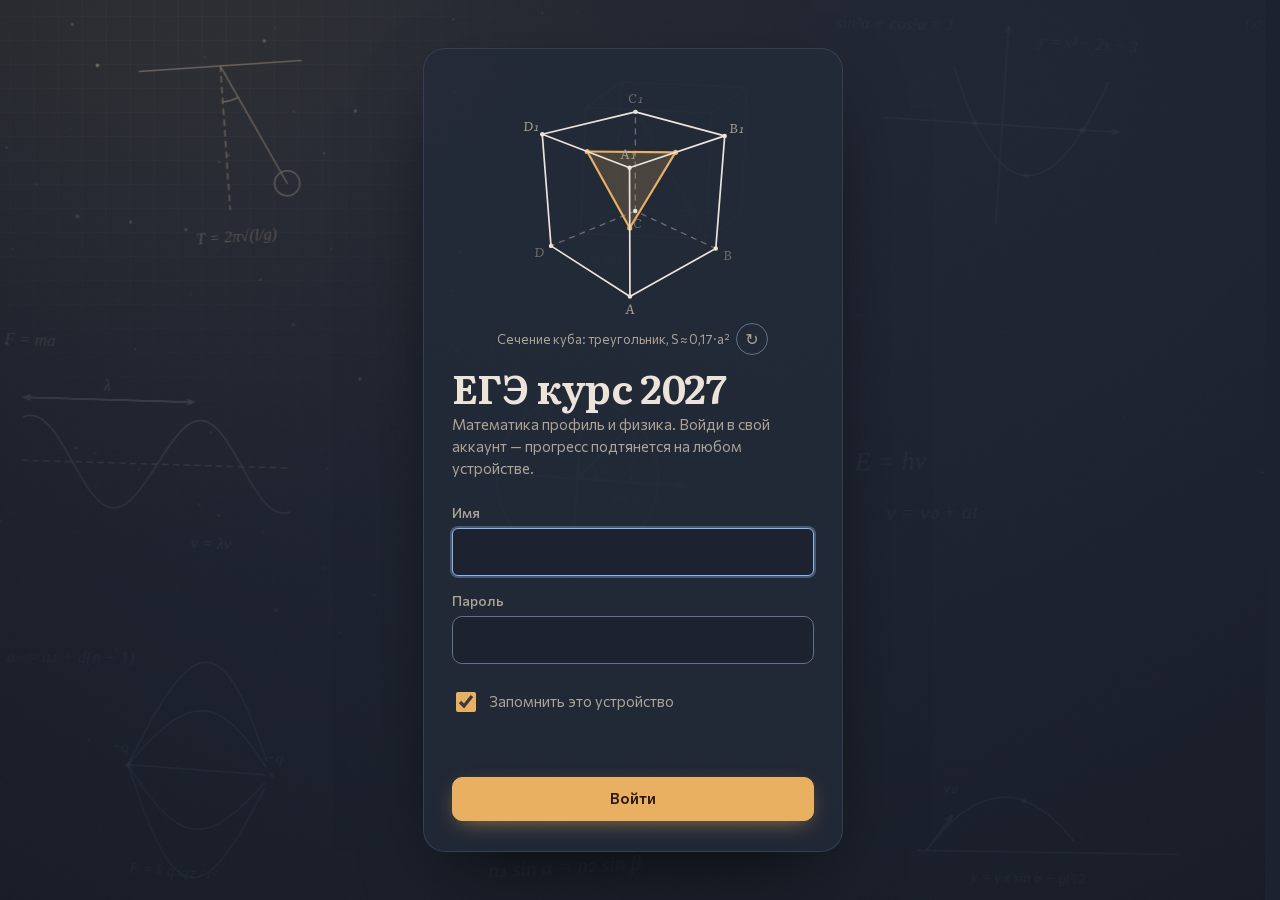
<file: index.html>
<!doctype html>
<html lang="ru">
<head>
<meta charset="utf-8">
<meta name="viewport" content="width=device-width, initial-scale=1, viewport-fit=cover">
<meta name="theme-color" content="#1C222E">
<meta name="color-scheme" content="dark">
<meta name="robots" content="noindex, nofollow">
<meta name="referrer" content="no-referrer">
<meta http-equiv="Content-Security-Policy" content="default-src 'self'; script-src 'self' blob:; style-src 'self' 'unsafe-inline'; img-src 'self' data: blob:; font-src 'self'; connect-src 'self' https://functions.yandexcloud.net; worker-src 'self'; manifest-src 'self'; base-uri 'none'; form-action 'none'; object-src 'none'">
<title>ЕГЭ курс 2027</title>
<meta name="description" content="Личный курс подготовки к ЕГЭ: профильная математика и физика">
<link rel="manifest" href="manifest.webmanifest">
<link rel="icon" href="assets/img/icon.svg" type="image/svg+xml">
<link rel="apple-touch-icon" href="assets/img/icon-180.png">
<meta name="apple-mobile-web-app-capable" content="yes">
<meta name="mobile-web-app-capable" content="yes">
<meta name="apple-mobile-web-app-status-bar-style" content="black-translucent">
<meta name="apple-mobile-web-app-title" content="ЕГЭ 2027">
<link rel="preload" href="assets/fonts/literata.woff2" as="font" type="font/woff2" crossorigin>
<link rel="preload" href="assets/fonts/commissioner.woff2" as="font" type="font/woff2" crossorigin>
<link rel="stylesheet" href="assets/css/tokens.css">
<link rel="stylesheet" href="assets/css/base.css">
  <link rel="stylesheet" href="assets/css/v2.css">
<link rel="stylesheet" href="assets/css/chertezh.css">
<link rel="stylesheet" href="assets/css/shelf.css">
<link rel="stylesheet" href="assets/css/kniga.css">
<link rel="stylesheet" href="assets/vendor/katex/katex.min.css">
</head>
<body>
<a class="sr" href="#main">К содержанию</a>
<header class="top" id="top" hidden></header>
<main id="main" tabindex="-1">
  <div class="lock"><div class="lock-box"><h1>ЕГЭ курс 2027</h1><p class="lead">Загрузка…</p></div></div>
</main>
<div id="calc-host"></div>
<noscript><div class="page"><h1>ЕГЭ курс 2027</h1><p>Курс зашифрован и открывается только с включённым JavaScript.</p></div></noscript>
<script type="module" src="assets/js/app.js"></script>
</body>
</html>
</file>
<file: assets/css/tokens.css>
/* Токены дизайна «Вечерняя лампа» — значения и роли в DESIGN.md. Страницы используют только имена. */
@font-face { font-family: Literata; src: url("../fonts/literata.woff2") format("woff2"); font-weight: 400 700; font-style: normal; font-display: swap; }
@font-face { font-family: Literata; src: url("../fonts/literata-italic.woff2") format("woff2"); font-weight: 400; font-style: italic; font-display: swap; }
@font-face { font-family: Commissioner; src: url("../fonts/commissioner.woff2") format("woff2"); font-weight: 400 700; font-display: swap; }
:root {
  color-scheme: dark;
  /* цвет */
  --bg: #1C222E; --surface: #242B39; --surface2: #2C3546; --line: #3B4558; --line-strong: #66708A;
  --text: #ECE4D8; --muted: #ABA497; --primary: #E9B062; --on-primary: #2A1C08;
  --blue: #8EB4EA; --peach: #F2A98F; --ok: #8DC9A0; --err: #E8857A;
  --tint-blue: color-mix(in srgb, var(--blue) 12%, var(--surface));
  --tint-peach: color-mix(in srgb, var(--peach) 12%, var(--surface));
  --tint-ok: color-mix(in srgb, var(--ok) 12%, var(--surface));
  --tint-err: color-mix(in srgb, var(--err) 12%, var(--surface));
  /* полка на главной (18.11): тень, бумага первой страницы, чернила */
  --shade: #0B0E14; --paper: color-mix(in srgb, var(--text) 88%, var(--bg)); --paper-rule: color-mix(in srgb, var(--blue) 22%, transparent); --ink: var(--on-primary);
  /* шрифты */
  --font-text: Literata, Georgia, "Times New Roman", serif;
  --font-ui: Commissioner, system-ui, -apple-system, "Segoe UI", sans-serif;
  --font-math: KaTeX_Main, "Times New Roman", serif;
  /* шкала текста */
  --fs-h1: clamp(26px, 2.2vw + 18px, 34px); --fs-h2: clamp(20px, 1vw + 16px, 22px);
  --fs-text: clamp(18px, 0.3vw + 17px, 19px); --fs-ui: 15px; --fs-small: 13px;
  --lh-text: 1.65; --lh-head: 1.18; --lh-ui: 1.4;
  /* отступы и форма */
  --s1: 4px; --s2: 8px; --s3: 12px; --s4: 16px; --s5: 24px; --s6: 32px; --s7: 48px; --s8: 64px;
  --r-btn: 10px; --r-field: 12px; --r-panel: 16px;
  --measure: 720px; --page: 1200px; --tap: 44px;
  /* движение */
  --t-fast: 160ms; --t-ui: 220ms; --t-draw: 700ms; --t-fade: 350ms; --ease: cubic-bezier(.2, .7, .2, 1);
}
</file>
<file: assets/css/base.css>
/* Общий вид «Вечерняя лампа» — DESIGN.md. Только токены из tokens.css. */
*, *::before, *::after { box-sizing: border-box; }
html { -webkit-text-size-adjust: 100%; scrollbar-gutter: stable; }
body { margin: 0; background: var(--bg); color: var(--text); font: var(--fs-text)/var(--lh-text) var(--font-text); min-height: 100dvh;
  padding: env(safe-area-inset-top) env(safe-area-inset-right) env(safe-area-inset-bottom) env(safe-area-inset-left); }
button, input, select, textarea { font: inherit; color: inherit; }
a { color: var(--blue); text-underline-offset: 3px; }
:focus-visible { outline: 2px solid var(--blue); outline-offset: 2px; border-radius: 4px; }
[hidden] { display: none !important; }
.sr { position: absolute; width: 1px; height: 1px; overflow: hidden; clip: rect(0 0 0 0); white-space: nowrap; }
.ui { font-family: var(--font-ui); }
.muted { color: var(--muted); }
.nb { white-space: nowrap; }
.katex { font-size: 1.05em; }
.mathd { overflow-x: auto; overflow-y: hidden; padding: var(--s2) 0; margin: var(--s2) 0; }

/* ---------- шапка ---------- */
.top { position: sticky; top: 0; z-index: 20; background: color-mix(in srgb, var(--bg) 96%, black); border-bottom: 1px solid var(--line);
  font: 500 var(--fs-ui)/1 var(--font-ui); }
.top-in { max-width: var(--page); margin: 0 auto; display: flex; align-items: center; gap: var(--s2); padding: var(--s2) var(--s4); min-height: 56px; }
.brand { font-weight: 700; color: var(--text); text-decoration: none; margin-right: var(--s2); white-space: nowrap; }
.brand span { color: var(--primary); }
.nav { display: flex; gap: 2px; flex: 1; overflow-x: auto; scrollbar-width: none; }
.nav a { color: var(--muted); text-decoration: none; padding: 10px 12px; border-radius: var(--r-btn); white-space: nowrap; }
.nav a[aria-current="page"] { color: var(--text); background: var(--surface); }
.iconbtn { width: var(--tap); height: var(--tap); display: inline-grid; place-items: center; border: 0; background: transparent; color: var(--muted); border-radius: var(--r-btn); cursor: pointer; flex: none; }
.iconbtn:hover { color: var(--text); background: var(--surface); }
.iconbtn svg { width: 22px; height: 22px; stroke: currentColor; fill: none; stroke-width: 1.75; stroke-linecap: round; stroke-linejoin: round; }
.iconbtn[aria-pressed="false"] { opacity: .55; }
.sync-dot { width: 8px; height: 8px; border-radius: 50%; background: var(--ok); flex: none; }
.sync-dot.wait { background: var(--primary); } .sync-dot.off { background: var(--line-strong); }
/* телефон: разделы — нижняя панель (до неё достаёт большой палец), шапка — только бренд и кнопки */
@media (max-width: 760px) {
  .top-in { min-height: 52px; } .brand { flex: 1; }
  .nav { position: fixed; left: 0; right: 0; bottom: 0; z-index: 30; justify-content: space-around; gap: 0; background: color-mix(in srgb, var(--bg) 96%, transparent);
    border-top: 1px solid var(--line); padding: 4px 4px calc(4px + env(safe-area-inset-bottom)); }
  .nav a { flex: 1; text-align: center; padding: 12px 4px; font-size: 13px; border-radius: 10px; }
  body { padding-bottom: calc(64px + env(safe-area-inset-bottom)); }
  .toast { bottom: calc(80px + env(safe-area-inset-bottom)); }
}

/* ---------- страница ---------- */
.page { max-width: var(--page); margin: 0 auto; padding: var(--s5) var(--s4) var(--s8); }
.prose { max-width: var(--measure); }
h1 { font: 650 var(--fs-h1)/var(--lh-head) var(--font-text); margin: 0 0 var(--s2); text-wrap: balance; letter-spacing: -.01em; }
h2 { font: 650 var(--fs-h2)/1.25 var(--font-text); margin: var(--s7) 0 var(--s3); text-wrap: balance; scroll-margin-top: 72px; }
h3 { font: 650 19px/1.3 var(--font-text); margin: var(--s5) 0 var(--s2); scroll-margin-top: 72px; }
p { margin: 0 0 var(--s3); }
.lead { font: 400 15px/1.45 var(--font-ui); color: var(--muted); margin: 0 0 var(--s5); }
.grid2 { display: grid; gap: var(--s4); grid-template-columns: minmax(0, 1fr); }
@media (min-width: 900px) { .grid2 { grid-template-columns: minmax(0, 1.3fr) minmax(0, 1fr); } }

/* ---------- кнопки ---------- */
.btn { min-height: var(--tap); padding: 0 var(--s4); border-radius: var(--r-btn); border: 1px solid var(--line-strong); background: transparent; color: var(--text);
  font: 600 15px/1 var(--font-ui); display: inline-flex; align-items: center; justify-content: center; gap: var(--s2); cursor: pointer; text-decoration: none;
  transition: transform var(--t-fast) var(--ease), background var(--t-fast); }
.btn:hover { transform: translateY(-1px); }
.btn:disabled { opacity: .4; transform: none; cursor: default; }
.btn.primary { background: var(--primary); border-color: var(--primary); color: var(--on-primary); }
.btn.primary:hover { background: color-mix(in srgb, var(--primary) 92%, white); }
.btn.quiet { border-color: transparent; color: var(--blue); padding: 0 var(--s2); }
.btn.small { min-height: 36px; font-size: 14px; padding: 0 var(--s3); }
.row { display: flex; flex-wrap: wrap; gap: var(--s2); align-items: center; }

/* ---------- карточки ---------- */
.card { background: var(--surface); border-radius: var(--r-panel); padding: var(--s4) var(--s5); }
.card + .card { margin-top: var(--s3); }
.card h3:first-child, .card h2:first-child { margin-top: 0; }
.hint, .trap, .key, .known, .result { border-radius: var(--r-field); padding: var(--s3) var(--s4); margin: var(--s3) 0; font-size: .94em; }
.hint { background: var(--tint-blue); } .hint b, .hint strong:first-child { font-family: var(--font-ui); color: var(--blue); }
.trap { background: var(--tint-peach); } .trap > b { font-family: var(--font-ui); color: var(--peach); }
.key { background: color-mix(in srgb, var(--primary) 10%, var(--surface)); }
.hint p:last-child, .trap p:last-child, .key p:last-child { margin: 0; }
.result.ok { background: var(--tint-ok); } .result.bad { background: var(--tint-err); }
.result b { font-family: var(--font-ui); } .result.ok b { color: var(--ok); } .result.bad b { color: var(--err); }
.tbl { overflow-x: auto; margin: var(--s3) 0; }
table { border-collapse: collapse; font: 15px/1.4 var(--font-ui); min-width: 100%; }
th, td { text-align: left; padding: 8px 12px; border-bottom: 1px solid var(--line); vertical-align: top; }
th { color: var(--muted); font-weight: 600; }
td { font-variant-numeric: tabular-nums; }

/* ---------- поля ---------- */
.field { display: grid; gap: 6px; font: 500 14px/1.3 var(--font-ui); color: var(--muted); }
.input { min-height: 48px; border-radius: var(--r-btn); border: 1px solid var(--line-strong); background: var(--bg); color: var(--text); padding: 0 14px; font: 500 18px/1 var(--font-ui); width: 100%; min-width: 0; }
.input:focus { border-color: var(--blue); outline: none; box-shadow: 0 0 0 2px color-mix(in srgb, var(--blue) 35%, transparent); }
textarea.input { min-height: 120px; padding: 12px 14px; line-height: 1.5; font: 400 16px/1.5 var(--font-text); resize: vertical; }
.answer { display: flex; gap: var(--s2); margin-top: var(--s4); } .answer .input { flex: 1; }
.check { display: flex; gap: 10px; align-items: center; font: 15px/1.3 var(--font-ui); color: var(--muted); min-height: var(--tap); }
.check input { width: 20px; height: 20px; accent-color: var(--primary); }

/* ---------- вход ---------- */
.lock { min-height: 100dvh; display: grid; place-items: center; padding: var(--s5) var(--s4); }
.lock-box { width: min(420px, 100%); }
.lock h1 { margin-bottom: var(--s1); }
.lock form { display: grid; gap: var(--s4); margin-top: var(--s5); }
.lock .err { color: var(--err); font: 500 15px/1.4 var(--font-ui); min-height: 1.4em; margin: 0; }
.lock-art { width: 100%; max-width: 320px; margin: 0 auto var(--s4); display: block; }

/* ---------- главная ---------- */
.home { display: grid; gap: var(--s5); grid-template-columns: minmax(0, 1fr); }

/* орбиты: цвет узла = состояние номера (селекторы сильнее стилей движка .ch …) */
.orbits-legend { display: flex; flex-wrap: wrap; gap: var(--s4); font: 13px/1.3 var(--font-ui); color: var(--muted); padding: var(--s2) var(--s3) var(--s3); }
.orbits-legend i { display: inline-block; width: 10px; height: 10px; border-radius: 50%; margin-right: 6px; vertical-align: -1px; }
.stats { display: grid; grid-template-columns: repeat(2, minmax(0, 1fr)); gap: var(--s3); }
.stat { background: var(--surface); border-radius: var(--r-field); padding: var(--s3) var(--s4); font-family: var(--font-ui); }
.stat .v { font: 700 28px/1.1 var(--font-ui); font-variant-numeric: tabular-nums; }
.stat .l { font-size: 13px; color: var(--muted); margin-top: 4px; }
.bar { height: 6px; background: var(--line); border-radius: 3px; overflow: hidden; margin-top: 8px; }
.bar > i { display: block; height: 100%; background: var(--primary); border-radius: 3px; }
.today .blocks { display: grid; gap: var(--s2); margin: var(--s3) 0 var(--s4); }
.block { display: grid; grid-template-columns: 56px minmax(0, 1fr); gap: var(--s3); align-items: start; padding: var(--s3); border-radius: var(--r-field); background: var(--surface2); font: 15px/1.4 var(--font-ui); }
.block .min { color: var(--primary); font-weight: 700; font-variant-numeric: tabular-nums; }
.block a { color: var(--text); }

/* ---------- списки номеров ---------- */
.nums { display: grid; gap: var(--s2); grid-template-columns: repeat(auto-fill, minmax(min(100%, 300px), 1fr)); }
.num { display: grid; grid-template-columns: 48px minmax(0, 1fr) auto; gap: var(--s3); align-items: center; padding: var(--s3) var(--s4); border-radius: var(--r-field);
  background: var(--surface); color: var(--text); text-decoration: none; font: 15px/1.35 var(--font-ui); border: 1px solid transparent; }
.num:hover { border-color: var(--line-strong); }
.num .n { font: 700 22px/1 var(--font-ui); color: var(--muted); font-variant-numeric: tabular-nums; }
.num .t { font-weight: 600; } .num .s { color: var(--muted); font-size: 13px; }
.num .st { font-size: 12px; color: var(--muted); text-align: right; }
.num.done .n { color: var(--primary); } .num.work .n { color: var(--blue); }
.num.soon { opacity: .6; }
.part-h { font: 600 14px/1.3 var(--font-ui); color: var(--muted); margin: var(--s5) 0 var(--s2); }

/* ---------- номер ---------- */
.num-head .row { margin-top: var(--s3); }
.tabs { display: flex; gap: 2px; border-bottom: 1px solid var(--line); margin: var(--s4) 0 var(--s5); overflow-x: auto; scrollbar-width: none; font: 600 15px/1 var(--font-ui); }
.tabs a { padding: 12px 14px; color: var(--muted); text-decoration: none; border-bottom: 2px solid transparent; white-space: nowrap; }
.tabs a[aria-current="page"] { color: var(--text); border-color: var(--primary); }
.doc { max-width: 1100px; }
.doc > :is(p, ul, ol, h2, h3, .hint, .trap, .key, .tbl, .mathd, .criteria) { max-width: var(--measure); }
.doc ul, .doc ol { padding-left: 1.3em; margin: 0 0 var(--s3); } .doc li { margin: 4px 0; }
.doc .mathd { position: relative; }
.add-formula { position: absolute; right: 0; top: 50%; transform: translateY(-50%); }
figure.fig { margin: var(--s4) 0; max-width: 560px; background: var(--surface2); border-radius: var(--r-field); padding: var(--s2); }
/* разворот примера: рисунок + шаги */
.example { margin: var(--s5) 0; display: grid; gap: var(--s4); grid-template-columns: minmax(0, 1fr); }
@media (min-width: 900px) { .example { grid-template-columns: minmax(0, 1.15fr) minmax(0, 1fr); align-items: start; } .example .panel { position: sticky; top: 72px; } }
.panel { background: var(--surface); border-radius: var(--r-panel); padding: var(--s2); }
.stage { background: var(--surface2); border-radius: var(--r-field); position: relative; overflow: hidden; }
.stage > svg { display: block; width: 100%; height: auto; }
.stage .view { position: absolute; top: 8px; right: 8px; min-height: 40px; z-index: 2; }
.stepbar { display: flex; gap: 6px; margin-top: var(--s2); align-items: center; }
.stepbar .chips { display: flex; gap: 6px; flex: 1; min-width: 0; }
.stepbar button { min-height: var(--tap); border-radius: var(--r-btn); border: 1px solid var(--line-strong); background: transparent; color: var(--muted); font: 500 14px/1.1 var(--font-ui); padding: 0 10px; cursor: pointer; }
.stepbar .chips button { flex: 1 1 0; min-width: 0; padding: 0 4px; overflow: hidden; text-overflow: ellipsis; white-space: nowrap; }
.stepbar button[aria-current="step"] { background: var(--primary); border-color: var(--primary); color: var(--on-primary); font-weight: 650; }
.stepbar .chips .nm { display: none; }
@media (min-width: 900px) { .stepbar .chips .n { display: none; } .stepbar .chips .nm { display: inline; } }
.caption { font: 15px/1.45 var(--font-ui); color: var(--muted); margin: var(--s2) var(--s1) 0; min-height: 2.9em; }
.caption b { color: var(--primary); }
.stepcards { display: grid; gap: var(--s2); min-width: 0; }
.stepcard, .task, .doc { overflow-wrap: break-word; min-width: 0; }
.stepcard { background: var(--surface); border-radius: var(--r-field); padding: var(--s3) var(--s4); border-left: 3px solid var(--line); cursor: pointer; }
.stepcard h4 { font: 650 15px/1.3 var(--font-ui); margin: 0 0 4px; color: var(--muted); }
.stepcard p:last-child { margin: 0; }
.stepcard.cur { border-left-color: var(--primary); } .stepcard.cur h4 { color: var(--primary); }
.stepcard.later { opacity: .55; }
.ex-answer { font: 600 15px/1.4 var(--font-ui); color: var(--ok); margin-top: var(--s2); }
@media (max-width: 899px) { .example .panel { position: sticky; top: 52px; z-index: 5; } .example .stage > svg { max-height: 40dvh; } }
/* тренажёр */
.task { background: var(--surface); border-radius: var(--r-panel); padding: var(--s4) var(--s5); max-width: 860px; }
.task-meta { font: 13px/1.3 var(--font-ui); color: var(--muted); display: flex; gap: var(--s3); flex-wrap: wrap; margin-bottom: var(--s2); }
.task .fig { margin: var(--s3) 0; }
.typebar { display: flex; flex-wrap: wrap; gap: 6px; margin-bottom: var(--s4); }
.typebar button { min-height: 36px; border-radius: 18px; border: 1px solid var(--line-strong); background: transparent; color: var(--muted); font: 500 14px/1 var(--font-ui); padding: 0 14px; cursor: pointer; }
.typebar button[aria-pressed="true"] { border-color: var(--primary); color: var(--text); }
.src { font: 13px/1.4 var(--font-ui); color: var(--muted); margin-top: var(--s3); }

/* ---------- калькулятор ---------- */
.calc { position: fixed; right: 16px; bottom: 16px; width: 340px; max-width: calc(100vw - 32px); z-index: 40; background: var(--surface); border: 1px solid var(--line-strong);
  border-radius: var(--r-panel); box-shadow: 0 18px 40px rgba(0, 0, 0, .35); font-family: var(--font-ui); }
.calc-h { display: flex; align-items: center; gap: var(--s2); padding: 6px 6px 6px 14px; cursor: move; touch-action: none; border-bottom: 1px solid var(--line); }
.calc-h b { flex: 1; font-size: 14px; }
.calc-modes { display: flex; gap: 4px; padding: 8px 10px 0; }
.calc-modes button { flex: 1; min-height: 36px; border-radius: 8px; border: 1px solid var(--line-strong); background: transparent; color: var(--muted); font: 600 13px/1 var(--font-ui); cursor: pointer; }
.calc-modes button[aria-pressed="true"] { background: var(--primary); color: var(--on-primary); border-color: var(--primary); }
.calc-screen { margin: 10px; padding: 10px 12px; border-radius: 10px; background: var(--bg); min-height: 76px; text-align: right; }
.calc-screen .expr { font: 15px/1.4 var(--font-ui); color: var(--muted); word-break: break-all; min-height: 1.4em; }
.calc-screen .res { font: 600 26px/1.2 var(--font-ui); font-variant-numeric: tabular-nums; word-break: break-all; }
.calc-screen .note { font: 12px/1.3 var(--font-ui); color: var(--peach); min-height: 1.3em; }
.keys { display: grid; grid-template-columns: repeat(5, 1fr); gap: 6px; padding: 0 10px 10px; }
.keys button { min-height: 44px; border-radius: 9px; border: 0; background: var(--surface2); color: var(--text); font: 600 16px/1 var(--font-ui); cursor: pointer; }
.keys button.op { color: var(--blue); } .keys button.eq { background: var(--primary); color: var(--on-primary); } .keys button.fn { font-size: 14px; color: var(--muted); }
.calc-extra { padding: 0 10px 10px; display: grid; gap: 8px; }
.calc-extra .consts { display: flex; flex-wrap: wrap; gap: 4px; }
.calc-extra .consts button { min-height: 32px; border-radius: 8px; border: 1px solid var(--line); background: transparent; color: var(--muted); font: 13px/1 var(--font-ui); padding: 0 8px; cursor: pointer; }
.calc-extra select { min-height: 36px; border-radius: 8px; background: var(--bg); color: var(--text); border: 1px solid var(--line-strong); padding: 0 8px; }
.calc-hist { max-height: 96px; overflow: auto; font: 13px/1.5 var(--font-ui); color: var(--muted); }
@media (max-width: 640px) { .calc { left: 0; right: 0; bottom: 0; width: auto; max-width: none; border-radius: var(--r-panel) var(--r-panel) 0 0; max-height: 58dvh; overflow: auto; } .calc-h { cursor: default; } }

/* ---------- прочее ---------- */
.toast { position: fixed; left: 50%; bottom: calc(20px + env(safe-area-inset-bottom)); transform: translateX(-50%); background: var(--surface2); color: var(--text); border: 1px solid var(--line-strong);
  padding: 12px 18px; border-radius: 12px; font: 500 15px/1.3 var(--font-ui); z-index: 60; max-width: calc(100vw - 32px); }
.empty { color: var(--muted); font: 15px/1.5 var(--font-ui); padding: var(--s5) 0; }
.list { display: grid; gap: var(--s2); }
.list .item { background: var(--surface); border-radius: var(--r-field); padding: var(--s3) var(--s4); }
.list .item .t { font: 600 15px/1.3 var(--font-ui); margin-bottom: 4px; }
.week { display: grid; gap: var(--s2); }
.day { display: grid; grid-template-columns: 92px minmax(0, 1fr); gap: var(--s3); padding: var(--s3) var(--s4); border-radius: var(--r-field); background: var(--surface); font: 15px/1.4 var(--font-ui); }
.day .d { color: var(--muted); } .day.today { outline: 2px solid var(--primary); }
.day.rest { opacity: .5; } .day.exam { background: color-mix(in srgb, var(--primary) 18%, var(--surface)); }

@media (prefers-reduced-motion: reduce) { * { transition: none !important; animation: none !important; } }
@media print {
  :root { --bg: #fff; --surface: #fff; --surface2: #fff; --text: #111; --muted: #444; --line: #bbb; --line-strong: #888; --primary: #8a5a10; --blue: #1d4f91; --peach: #9a3b1e; }
  body { font-size: 11pt; } .top, .tabs, .stepbar, .calc, .answer, .btn, .iconbtn, .add-formula, .toast, .no-print { display: none !important; }
  .page { padding: 0; } .example { grid-template-columns: 1fr 1fr; break-inside: avoid; } .example .panel { position: static; }
  .stepcard.later { opacity: 1; } .card, .stepcard, .hint, .trap { border: 1px solid #ccc; } h2 { break-after: avoid; } figure.fig { break-inside: avoid; }
  @page { size: A4; margin: 14mm; }
}

/* ===== номер «сначала задача» (этап 6, 06.11): карточки типов, экран задачи, черновик, панель теории ===== */
.num-hero { display: grid; grid-template-columns: 1fr auto; gap: var(--s5); align-items: center; }
.ring { --p: 0; width: 84px; height: 84px; border-radius: 50%; background: conic-gradient(var(--primary) calc(var(--p) * 1%), var(--surface2) 0); display: grid; place-items: center; }
.ring span { width: 66px; height: 66px; border-radius: 50%; background: var(--bg); display: grid; place-items: center; text-align: center; font: 700 15px/1.1 var(--font-ui); }
.ring small { display: block; font-weight: 400; color: var(--muted); font-size: 11px; }
.check-card { display: flex; align-items: center; justify-content: space-between; gap: var(--s4); padding: 18px 20px; border-radius: var(--r-panel); margin-bottom: var(--s5);
  background: linear-gradient(110deg, color-mix(in srgb, var(--primary) 16%, var(--surface)) 0%, var(--surface) 70%); border: 1px solid color-mix(in srgb, var(--primary) 35%, var(--line)); font-family: var(--font-ui); }
.check-card b { font-size: 17px; } .check-card p { margin: 2px 0 0; color: var(--muted); }
.types { display: grid; grid-template-columns: repeat(auto-fill, minmax(300px, 1fr)); gap: 12px; }
.type-card { display: flex; flex-direction: column; gap: 10px; background: var(--surface); border: 1px solid transparent; border-radius: var(--r-panel); padding: 16px 18px; text-decoration: none; color: var(--text); font-family: var(--font-ui); transition: border-color var(--t-fast), transform var(--t-fast); }
.type-card:hover { border-color: var(--line-strong); transform: translateY(-1px); }
.type-card .row1 { display: flex; justify-content: space-between; gap: 12px; align-items: baseline; }
.type-card .n { color: var(--primary); margin-right: 8px; } .type-card .cnt { color: var(--muted); font-size: var(--fs-small); white-space: nowrap; }
.type-card .what { color: var(--muted); font-size: var(--fs-small); line-height: 1.45; }
.bar { height: 6px; background: var(--surface2); border-radius: 4px; overflow: hidden; } .bar i { display: block; height: 100%; background: var(--primary); }
.solve-head { margin-bottom: var(--s3); } .crumbs a { color: var(--muted); }
.dots { display: flex; gap: 5px; flex-wrap: wrap; margin-top: 6px; } .dots i { width: 9px; height: 9px; border-radius: 50%; background: var(--surface2); }
.dots i.ok { background: var(--ok); } .dots i.cur { outline: 2px solid var(--primary); outline-offset: 1px; }
.work { display: grid; grid-template-columns: minmax(0, 1fr) minmax(0, 1fr); gap: var(--s4); align-items: start; }
.work .task { max-width: none; }
.board { position: sticky; top: 72px; background: var(--surface); border-radius: var(--r-panel); padding: 10px; }
.board > h4 { margin: 2px 4px 8px; font: 600 12px var(--font-ui); color: var(--muted); text-transform: uppercase; letter-spacing: .06em; }
.task .chip { font: 12px var(--font-ui); padding: 3px 9px; border-radius: 999px; background: var(--surface2); color: var(--muted); }
.task .chip.lv3 { color: var(--peach); } .task .chip.lv2 { color: var(--primary); }
.task .tools { display: flex; gap: 8px; flex-wrap: wrap; margin-top: var(--s3); }
.solve-nav { display: flex; justify-content: space-between; align-items: center; gap: var(--s3); margin-top: var(--s4); }
.dw-scrim { position: fixed; inset: 0; background: rgba(8, 10, 16, .55); z-index: 60; opacity: 0; pointer-events: none; transition: opacity var(--t-ui); }
.dw-scrim.on { opacity: 1; pointer-events: auto; }
.dw { position: fixed; z-index: 70; top: 0; right: 0; bottom: 0; width: min(620px, 100vw); background: var(--bg); border-left: 1px solid var(--line); transform: translateX(100%); transition: transform var(--t-ui) var(--ease); display: flex; flex-direction: column; }
.dw.on { transform: none; }
.dw-head { display: flex; justify-content: space-between; align-items: center; gap: 12px; padding: 12px 18px; border-bottom: 1px solid var(--line); font-family: var(--font-text); font-size: 18px; }
.dw-body { flex: 1; min-height: 0; overflow-y: auto; overscroll-behavior: contain; padding: 18px 20px 48px; }
.dw-body .example { grid-template-columns: minmax(0, 1fr) !important; } .dw-body .example .panel { position: static !important; }
.dw-sep { margin-top: var(--s6); padding-top: var(--s4); border-top: 1px solid var(--line); }
/* теория — разведена: разделы карточками, воздух между абзацами */
.doc p { margin: 0 0 14px; } .doc li { margin: 0 0 10px; }
.theory .th-sec { border-top: 1px solid var(--line); padding-top: var(--s4); margin-top: var(--s5); }
.theory .th-sec > h3 { margin-top: 0; }
.toc { display: flex; gap: 8px; flex-wrap: wrap; margin: var(--s3) 0 var(--s4); } .toc a { font: 13px var(--font-ui); padding: 5px 10px; border-radius: 999px; background: var(--surface); color: var(--muted); text-decoration: none; }
.doc .mathd { overflow-x: auto; scrollbar-width: thin; }
@media (max-width: 899px) {
  .work { grid-template-columns: minmax(0, 1fr); } .board { position: static; }
  .num-hero { grid-template-columns: 1fr; } .ring { display: none; }
  .check-card { flex-direction: column; align-items: stretch; }
  .types { grid-template-columns: minmax(0, 1fr); }
  .dw { top: auto; left: 0; width: 100vw; height: 88dvh; border-left: 0; border-top: 1px solid var(--line); border-radius: 18px 18px 0 0; transform: translateY(100%); }
  .dw.on { transform: none; }
  .solve-nav { position: sticky; bottom: 0; background: var(--bg); padding: 10px 0 calc(10px + env(safe-area-inset-bottom)); border-top: 1px solid var(--line); z-index: 15; }
  .doc .mathd .katex-display { font-size: .92em; }
}
@media print { .board, .solve-nav, .dw, .dw-scrim { display: none !important; } }
@media (max-width: 760px) { .solve-nav { bottom: calc(48px + env(safe-area-inset-bottom)); padding-bottom: 10px; } .solve-nav .btn { padding: 0 12px; } }
@media (max-width: 760px) { .solve-nav { gap: 6px; } .solve-nav .row { flex-wrap: nowrap; gap: 6px; } .solve-nav .btn { min-height: 40px; font-size: 14px; padding: 0 10px; white-space: nowrap; } }

/* главная: карта номеров вместо 3D-орбит (06.11) */
.home { max-width: 980px; }
.pmap { background: var(--surface); border-radius: var(--r-panel); font-family: var(--font-ui); }
.pmap > summary { list-style: none; cursor: pointer; display: flex; justify-content: space-between; align-items: center; gap: var(--s3); flex-wrap: wrap; padding: 16px 20px; }
.pmap > summary::-webkit-details-marker { display: none; }
.pmap > summary::after { content: '▾'; color: var(--muted); transition: transform var(--t-fast); } .pmap[open] > summary::after { transform: rotate(180deg); }
.pm-t { font: 600 18px var(--font-text); } .pm-c { display: flex; gap: 6px 12px; align-items: center; flex-wrap: wrap; color: var(--muted); font-size: 13px; margin-left: auto; }
.pm-c i, .nchip::before { width: 9px; height: 9px; border-radius: 50%; display: inline-block; }
.pm-c i.done, .nchip.done::before { background: var(--primary); } .pm-c i.work, .nchip.work::before { background: var(--blue); } .pm-c i.new, .nchip.new::before { background: var(--line-strong); }
.pm-body { padding: 0 20px 20px; display: grid; gap: var(--s5); }
.pm-sub h3 { margin: 0 0 var(--s3); font: 600 15px var(--font-ui); color: var(--muted); text-transform: uppercase; letter-spacing: .05em; }
.pm-grid { display: grid; grid-template-columns: repeat(3, minmax(0, 1fr)); gap: var(--s3); }
.pm-col { background: var(--bg); border-radius: var(--r-field); padding: 10px; min-height: 60px; }
.pm-h { font-size: 13px; color: var(--muted); margin-bottom: 8px; }
.pm-list { display: flex; flex-direction: column; gap: 4px; }
.nchip { display: flex; align-items: center; gap: 8px; padding: 6px 8px; border-radius: 8px; text-decoration: none; color: var(--text); font-size: 13px; line-height: 1.25; }
.nchip:hover { background: var(--surface2); } .nchip::before { content: ''; flex: none; }
.nchip b { min-width: 20px; color: var(--muted); } .nchip span { overflow: hidden; text-overflow: ellipsis; white-space: nowrap; }
@media (max-width: 760px) { .pm-grid { grid-template-columns: minmax(0, 1fr); } .pm-body { padding: 0 12px 14px; } .pmap > summary { padding: 14px; } }

/* справочник формул */
.ref-cards { display: grid; grid-template-columns: repeat(auto-fill, minmax(260px, 1fr)); gap: 12px; margin-top: var(--s4); }
.ref-tools { display: flex; gap: var(--s2); margin-bottom: var(--s3); position: sticky; top: 58px; z-index: 10; background: var(--bg); padding: 8px 0; }
.ref-tools .input { flex: 1; min-width: 0; }
.ref-doc .ref-sec { border-top: 1px solid var(--line); padding-top: var(--s4); margin-top: var(--s5); }
.ref-doc .ref-sec > h2 { margin-top: 0; }
.ref-doc h3 { margin: var(--s5) 0 var(--s2); }
.ref-doc .fig { max-width: 420px; margin: 4px 0 14px; }
.ref-doc .tbl table td, .ref-doc .tbl table th { vertical-align: top; }
.ref-hide { display: none !important; }

.danger-zone { border: 1px solid color-mix(in srgb, var(--err) 45%, var(--line)); }
.btn.danger { background: var(--err); color: #2a0c08; border-color: var(--err); font-weight: 700; } .btn.danger:disabled { opacity: .45; }
</file>
<file: assets/css/v2.css>
/* ===================== ДИЗАЙН v2 «Вечерняя лампа» (06.11): свет лампы, крупнее на ПК, бургер на телефоне =====================
   Подключается после base.css и уточняет его. Токены — tokens.css. */
body { background:
    radial-gradient(1100px 620px at 8% -12%, color-mix(in srgb, var(--primary) 13%, transparent), transparent 62%),
    radial-gradient(900px 520px at 105% -5%, color-mix(in srgb, var(--blue) 8%, transparent), transparent 60%),
    var(--bg);
  background-attachment: fixed; }
@media (min-width: 1200px) { :root { --fs-ui: 16px; --fs-small: 14px; --page: 1280px; } .page { padding-top: var(--s6); } }
:focus-visible { outline: 2px solid var(--blue); outline-offset: 2px; border-radius: 6px; }
@media (prefers-reduced-motion: reduce) { *, *::before, *::after { transition: none !important; animation: none !important; scroll-behavior: auto !important; } }

/* шапка и бренд */
.top { background: color-mix(in srgb, var(--bg) 88%, transparent); backdrop-filter: blur(12px) saturate(1.2); -webkit-backdrop-filter: blur(12px) saturate(1.2); }
.top-in { min-height: 60px; gap: var(--s3); }
.brand { display: inline-flex; align-items: center; gap: 10px; font: 700 18px/1 var(--font-text); letter-spacing: .01em; }
.brand b { color: var(--primary); font-weight: 700; }
.lamp { width: 12px; height: 12px; border-radius: 50%; background: var(--primary); box-shadow: 0 0 0 4px color-mix(in srgb, var(--primary) 18%, transparent), 0 0 18px 4px color-mix(in srgb, var(--primary) 45%, transparent); }
.nav svg { display: none; }
.nav a { position: relative; font-weight: 500; }
.nav a[aria-current="page"] { background: transparent; color: var(--text); }
.nav a[aria-current="page"]::after { content: ""; position: absolute; left: 12px; right: 12px; bottom: 2px; height: 2px; border-radius: 2px; background: var(--primary); }
.menu-extra { display: none; }
.burger { display: none; }

/* телефон: нижней панели больше нет — бургер-меню сверху */
@media (max-width: 760px) {
  body { padding-bottom: 0; }
  .toast { bottom: calc(20px + env(safe-area-inset-bottom)); }
  .burger { display: inline-grid; margin-left: -8px; }
  .brand { flex: 1; font-size: 17px; }
  .nav { position: fixed; left: 0; right: 0; top: 56px; bottom: auto; max-height: calc(100dvh - 56px); overflow-y: auto; z-index: 40;
    flex-direction: column; justify-content: flex-start; gap: 2px; padding: 10px 12px calc(16px + env(safe-area-inset-bottom)); background: var(--bg); border-top: 1px solid var(--line); border-bottom: 1px solid var(--line);
    box-shadow: 0 24px 40px rgba(0, 0, 0, .45); opacity: 0; transform: translateY(-8px); pointer-events: none; transition: opacity var(--t-ui), transform var(--t-ui); }
  body.menu-open .nav { opacity: 1; transform: none; pointer-events: auto; }
  body.menu-open { overflow: hidden; }
  .nav a { display: flex; align-items: center; gap: 14px; text-align: left; padding: 14px 12px; font-size: 17px; border-radius: 12px; flex: none; }
  .nav a[aria-current="page"] { background: var(--surface); }
  .nav a[aria-current="page"]::after { display: none; }
  .nav svg { display: block; width: 22px; height: 22px; stroke: currentColor; fill: none; stroke-width: 1.75; stroke-linecap: round; stroke-linejoin: round; color: var(--primary); flex: none; }
  .menu-extra { display: flex; flex-direction: column; gap: 2px; margin-top: 8px; padding-top: 8px; border-top: 1px solid var(--line); }
  .menu-extra svg { color: var(--muted); }
  .solve-nav { bottom: 0 !important; }
  .top .iconbtn[data-sound] { display: none; }
}

/* общие карточки, кнопки, вкладки */
.card { background: linear-gradient(180deg, color-mix(in srgb, var(--surface) 98%, white), var(--surface)); border: 1px solid color-mix(in srgb, var(--line) 70%, transparent); border-radius: var(--r-panel); padding: var(--s4) var(--s5); }
.card-h { display: flex; justify-content: space-between; align-items: baseline; gap: var(--s3); margin-bottom: var(--s3); }
.card-h h2 { margin: 0; font: 600 20px/1.2 var(--font-text); }
.btn { transition: transform var(--t-fast), box-shadow var(--t-fast), background var(--t-fast), border-color var(--t-fast); }
.btn.primary { box-shadow: 0 6px 22px -8px color-mix(in srgb, var(--primary) 70%, transparent); }
.btn.primary:hover { transform: translateY(-1px); box-shadow: 0 10px 28px -8px color-mix(in srgb, var(--primary) 80%, transparent); }
.small { font-size: 13px; }
@media (max-width: 760px) { .tabs { -webkit-mask-image: linear-gradient(90deg, #000 85%, transparent); mask-image: linear-gradient(90deg, #000 85%, transparent); } }

/* главная v2 */
.home2 .hero { margin-bottom: var(--s5); }
.eyebrow { margin: 0 0 6px; font: 600 13px/1 var(--font-ui); letter-spacing: .08em; text-transform: uppercase; color: var(--primary); }
.home2 h1 { margin: 0 0 6px; font-size: clamp(30px, 2.4vw + 16px, 44px); }
.home-grid { display: grid; gap: var(--s4); grid-template-columns: minmax(0, 1fr); }
@media (min-width: 1000px) { .home-grid { grid-template-columns: minmax(0, 1.65fr) minmax(300px, 1fr); align-items: start; } .col-side { position: sticky; top: 84px; } }
.col-main, .col-side { display: grid; gap: var(--s4); align-content: start; min-width: 0; }
.callout { display: flex; align-items: center; justify-content: space-between; gap: var(--s4); padding: 18px 20px; border-radius: var(--r-panel);
  background: linear-gradient(110deg, color-mix(in srgb, var(--primary) 18%, var(--surface)), var(--surface) 75%); border: 1px solid color-mix(in srgb, var(--primary) 40%, var(--line)); font-family: var(--font-ui); }
.callout b { font-size: 17px; }
.callout p { margin: 4px 0 0; color: var(--muted); }
.timeline { list-style: none; margin: 0 0 var(--s4); padding: 0; display: grid; gap: 10px; }
.tl { display: grid; grid-template-columns: 64px minmax(0, 1fr); gap: var(--s3); align-items: center; padding: 12px 14px; border-radius: var(--r-field); background: var(--bg); font: 15px/1.45 var(--font-ui); }
.tl .min { display: flex; flex-direction: column; align-items: center; justify-content: center; height: 52px; border-radius: 12px; background: color-mix(in srgb, var(--primary) 14%, var(--surface)); color: var(--primary); font: 700 20px/1 var(--font-ui); font-variant-numeric: tabular-nums; }
.tl .min small { font-size: 11px; font-weight: 500; margin-top: 3px; color: var(--muted); }
.tl .what a { color: var(--text); font-weight: 600; text-decoration-color: color-mix(in srgb, var(--primary) 60%, transparent); text-underline-offset: 3px; }
.countdown { display: grid; grid-template-columns: 1fr 1fr; gap: var(--s3); padding: var(--s4); }
.cd { display: flex; flex-direction: column; padding: 12px 14px; border-radius: var(--r-field); background: var(--bg); font-family: var(--font-ui); }
.cd b { font: 700 40px/1 var(--font-text); color: var(--primary); font-variant-numeric: tabular-nums; }
.cd:last-child b { color: var(--blue); }
.cd span { margin-top: 6px; font-size: 14px; }
.cd small { color: var(--muted); font-size: 12px; margin-top: 2px; }
.forecast .fc { margin-bottom: 14px; font-family: var(--font-ui); }
.fc-r { display: flex; justify-content: space-between; align-items: baseline; margin-bottom: 6px; }
.fc-r b { font: 700 24px/1 var(--font-ui); }
.forecast .bar { position: relative; height: 8px; overflow: visible; }
.forecast .bar i { border-radius: 4px; }
.forecast .bar em { position: absolute; top: -4px; width: 2px; height: 16px; background: var(--text); opacity: .5; border-radius: 1px; }
.mini { display: grid; grid-template-columns: 1fr 1fr; gap: var(--s3); font-family: var(--font-ui); }
.mini > div { padding: 10px 12px; border-radius: var(--r-field); background: var(--bg); }
.mini b { display: block; font: 700 28px/1 var(--font-ui); }
.mini span { color: var(--muted); font-size: 13px; }
.mini .bar { margin-top: 8px; }
.pmap { border: 1px solid color-mix(in srgb, var(--line) 70%, transparent); }
@media (max-width: 760px) { .callout { flex-direction: column; align-items: stretch; } .card { padding: var(--s4); } .cd b { font-size: 34px; } }

/* номер и задачи: крупнее на ПК */
@media (min-width: 1200px) { .task .q { font-size: 20px; } .type-card { padding: 18px 20px; } .type-card .what { font-size: 14px; } }
.num-head h1 { margin-bottom: 4px; }

.callout .btn { white-space: nowrap; flex: none; }

/* номер: крошки спокойные; теория на широком экране — текст + закреплённое оглавление справа */
.num-head p a, .crumbs a { color: var(--muted); text-decoration: none; }
.num-head p a:hover, .crumbs a:hover { color: var(--text); }
@media (min-width: 1200px) {
  .doc.theory { display: grid; grid-template-columns: minmax(0, 760px) 260px; column-gap: var(--s6); align-items: start; max-width: none; }
  .doc.theory > * { grid-column: 1; }
  .doc.theory > nav.toc { grid-column: 2; grid-row: 1 / span 60; position: sticky; top: 84px; flex-direction: column; flex-wrap: nowrap; gap: 4px; margin: 0; padding: 12px; border-radius: var(--r-panel); background: var(--surface); }
  .doc.theory > nav.toc a { background: transparent; border-radius: 8px; font-size: 14px; padding: 6px 10px; }
  .doc.theory > nav.toc a:hover { background: var(--surface2); color: var(--text); }
}

/* список номеров: класс статуса .work совпадал с раскладкой «задача + доска» — плитки «в работе» разъезжались */
.num, .num.work { display: grid; grid-template-columns: 52px minmax(0, 1fr) auto; gap: var(--s3); align-items: center; padding: 16px 18px; min-height: 84px;
  border: 1px solid color-mix(in srgb, var(--line) 70%, transparent); transition: border-color var(--t-fast), transform var(--t-fast), background var(--t-fast); }
.num:hover { transform: translateY(-1px); background: color-mix(in srgb, var(--surface) 92%, white); }
.num .n { font: 700 26px/1 var(--font-text); text-align: center; }
.num .t { font-size: 16px; }
.num .s { display: inline-block; margin-top: 3px; }
.num .st { padding: 4px 9px; border-radius: 999px; background: var(--bg); white-space: nowrap; }
.num.work .st { color: var(--blue); } .num.done .st { color: var(--primary); }
.num.work { box-shadow: inset 3px 0 0 var(--blue); } .num.done { box-shadow: inset 3px 0 0 var(--primary); }
@media (min-width: 1200px) { .nums { grid-template-columns: repeat(auto-fill, minmax(340px, 1fr)); gap: 12px; } }

/* справочник на ПК: оглавление — закреплённая колонка слева, текст шире; поиск над текстом */
@media (min-width: 1200px) {
  .page.ref { display: grid; grid-template-columns: 250px minmax(0, 1fr); column-gap: var(--s6); align-items: start; }
  .page.ref > * { grid-column: 1 / -1; }
  .page.ref > nav.toc { grid-column: 1; grid-row: span 3; position: sticky; top: 132px; display: flex; flex-direction: column; flex-wrap: nowrap; gap: 2px; margin: 0;
    max-height: calc(100vh - 150px); overflow-y: auto; padding: 10px; border-radius: var(--r-panel); background: var(--surface); }
  .page.ref > nav.toc a { background: transparent; border-radius: 8px; font-size: 13.5px; line-height: 1.3; padding: 7px 10px; white-space: normal; }
  .page.ref > nav.toc a:hover { background: var(--surface2); color: var(--text); }
  .page.ref > .ref-doc, .page.ref > .empty { grid-column: 2; max-width: 900px; }
  .ref-doc { font-size: 18px; }
}

/* ===================== v3 «Лампа над тетрадью» (06.11): живой фон, свет на карточках, появление, 3D-сечение ===================== */
#bg { position: fixed; inset: 0; width: 100%; height: 100%; z-index: -1; pointer-events: none; opacity: 0; transition: opacity 1.2s ease; }
#bg.on { opacity: 1; }
::selection { background: color-mix(in srgb, var(--primary) 38%, transparent); color: var(--text); }
html { scrollbar-color: var(--line) transparent; }
@media print { #bg, .solid { display: none !important; } }

/* шапка на ПК — парящая панель */
@media (min-width: 761px) {
  .top { background: transparent; border-bottom: 0; backdrop-filter: none; -webkit-backdrop-filter: none; padding: 8px 12px 0; }
  .top-in { border-radius: 16px; background: color-mix(in srgb, var(--bg) 76%, transparent); backdrop-filter: blur(14px) saturate(1.25); -webkit-backdrop-filter: blur(14px) saturate(1.25);
    border: 1px solid color-mix(in srgb, var(--line) 75%, transparent); box-shadow: 0 10px 30px -18px rgba(0, 0, 0, .7); padding: 6px 10px 6px 16px; }
  .board { top: 84px; } .ref-tools { top: 76px; }
  .page.ref > nav.toc { top: 148px !important; max-height: calc(100vh - 164px) !important; }
}

/* поверхности: свет лампы чуть проходит сквозь; задача, доска, панели — плотные */
.card, .pmap, .num, .type-card, .callout, .check-card, .list .item, .day, .ref-cards > a {
  background-color: color-mix(in srgb, var(--surface) 88%, transparent); }
.card { background-image: linear-gradient(180deg, color-mix(in srgb, white 3%, transparent), transparent 60%); }
.task, .board, .dw, .calc { background: var(--surface); }
.dw { background: var(--bg); }

/* свет на карточке под курсором */
:where(.card, .num, .type-card, .callout, .check-card, .pmap, .ref-cards > a, .task, .nchip) { position: relative; }
:where(.card, .num, .type-card, .callout, .check-card, .pmap, .ref-cards > a, .task, .nchip)::after {
  content: ""; position: absolute; inset: 0; border-radius: inherit; pointer-events: none; opacity: 0; transition: opacity .35s ease;
  background: radial-gradient(360px circle at var(--mx, 50%) var(--my, 50%), color-mix(in srgb, var(--primary) 11%, transparent), transparent 62%); }
.lit::after { opacity: 1; }
.lit:is(.num, .type-card, .callout, .check-card, .pmap) { border-color: color-mix(in srgb, var(--primary) 32%, var(--line)); }
.task.lit::after { background: radial-gradient(520px circle at var(--mx, 50%) var(--my, 50%), color-mix(in srgb, var(--primary) 5%, transparent), transparent 65%); }

/* появление */
@keyframes rise { from { opacity: 0; transform: translateY(12px); } }
.fx-in { animation: rise .42s var(--ease) backwards; animation-delay: calc(var(--i, 0) * 34ms); }
@keyframes grow { from { transform: scaleX(0); } }
.bar > i, .bar i { transform-origin: left center; animation: grow .9s var(--ease) .15s backwards; }
@property --p { syntax: '<number>'; inherits: false; initial-value: 0; }
@keyframes ringfill { from { --p: 0; } }
.ring { animation: ringfill 1.1s var(--ease) .1s backwards; }

/* 3D-сечение */
.solid { margin: 0; display: grid; gap: 4px; justify-items: center; }
.solid canvas { width: 100%; aspect-ratio: 1.12; display: block; cursor: grab; touch-action: pan-y; -webkit-tap-highlight-color: transparent; }
.solid canvas:active { cursor: grabbing; }
.solid figcaption { display: flex; align-items: center; gap: 6px; font: 13px/1.3 var(--font-ui); color: var(--muted); text-align: center; min-height: 32px; }
.sc { font-variant-numeric: tabular-nums; }
.sc-next { width: 32px; height: 32px; border-radius: 50%; border: 1px solid var(--line-strong); background: transparent; color: var(--muted); cursor: pointer; font-size: 16px; line-height: 1; flex: none; }
.sc-next:hover { color: var(--primary); border-color: var(--primary); }

/* главная: герой с многогранником */
.home2 .hero { display: grid; grid-template-columns: minmax(0, 1fr) minmax(260px, 340px); gap: var(--s5); align-items: center; }
.hero-stats { display: flex; flex-wrap: wrap; gap: 8px 22px; margin-top: var(--s3); font: 15px/1.3 var(--font-ui); color: var(--muted); }
.hero-stats b { color: var(--text); font: 700 22px/1 var(--font-text); margin-right: 4px; font-variant-numeric: tabular-nums; }
.hero-stats span:first-child b { color: var(--primary); } .hero-stats span:nth-child(2) b { color: var(--blue); }
@media (min-width: 1200px) { .home2 h1 { font-size: 52px; } }
@media (max-width: 760px) {
  .home2 .hero { grid-template-columns: minmax(0, 1fr) 128px; gap: var(--s3); align-items: start; }
  .home2 .hero .solid figcaption { display: none; }
  .hero-stats { gap: 6px 14px; font-size: 13px; } .hero-stats b { font-size: 18px; }
}

/* вход: панель над живой тетрадью */
.lock-box { background: color-mix(in srgb, var(--surface) 80%, transparent); border: 1px solid color-mix(in srgb, var(--line) 80%, transparent); border-radius: 22px;
  padding: 26px 28px 30px; box-shadow: 0 30px 80px -30px rgba(0, 0, 0, .8); }
.lock-solid { width: min(280px, 100%); margin: -6px auto 8px; }
.lock h1 { font-size: clamp(30px, 3vw + 14px, 40px); }

/* страница предмета */
.sub-hero { display: grid; grid-template-columns: minmax(0, 1fr) auto; gap: var(--s5); align-items: center; margin-bottom: var(--s4); }
.sub-hero h1 { font-size: clamp(32px, 2.6vw + 16px, 48px); margin-bottom: 6px; }
.sub-hero .lead { margin-bottom: var(--s3); }
.legend { display: flex; flex-wrap: wrap; gap: 6px 16px; font-size: 14px; color: var(--muted); }
.legend i { display: inline-block; width: 9px; height: 9px; border-radius: 50%; margin-right: 6px; vertical-align: 0; }
.legend i.done { background: var(--primary); } .legend i.work { background: var(--blue); } .legend i.new { background: var(--line-strong); }
.ring.big { width: 128px; height: 128px; } .ring.big span { width: 104px; height: 104px; font-size: 26px; font-family: var(--font-text); }
.ring.big small { font: 400 12px var(--font-ui); margin-top: 2px; }
.ring span { background: color-mix(in srgb, var(--bg) 92%, transparent); }
.part-h { display: flex; align-items: center; gap: 14px; text-transform: uppercase; letter-spacing: .08em; font-size: 12.5px; margin-top: var(--s6); }
.part-h::after { content: ""; flex: 1; height: 1px; background: linear-gradient(90deg, var(--line), transparent); }
@media (max-width: 760px) { .sub-hero { grid-template-columns: minmax(0, 1fr) 96px; gap: var(--s3); } .ring.big { width: 96px; height: 96px; display: grid; } .ring.big span { width: 78px; height: 78px; font-size: 20px; } }

/* критерии ФИПИ под решением задачи части 2 */
details.crit { margin-top: var(--s3); border-top: 1px solid var(--line); padding-top: var(--s2); }
details.crit > summary { cursor: pointer; color: var(--blue); font-size: 14px; }
details.crit table { margin-top: var(--s2); }

/* Таблица в условии задачи (распределение, «как изменится», соответствие) */
.task .q .tbl { margin: 12px 0; }
.task .q table { border-collapse: collapse; font-variant-numeric: tabular-nums; }
.task .q th, .task .q td { border: 1px solid var(--line); padding: 8px 14px; text-align: center; min-width: 52px; }
.task .q th:first-child, .task .q td:first-child { text-align: left; }
.task .q thead th { background: var(--surface2); font-weight: 600; }
.task .q > p:first-child { margin-top: 0; }
/* Формулы номера: кнопка в задаче и блок в теории */
.formulas ul { padding-left: 0; list-style: none; margin: 0; }
.formulas li { padding: 10px 0; border-bottom: 1px solid var(--line); }
.formulas li:last-child { border-bottom: 0; }
.formulas h3 { margin: 18px 0 6px; font-size: 1em; }
.formulas-box { border: 1px solid var(--line); border-radius: 12px; padding: 10px 16px; margin: 0 0 var(--s4); max-width: var(--measure); }
.formulas-box summary { cursor: pointer; font-weight: 600; }


/* Русский: секции теории сворачиваются, чтобы не было простыни текста */
.th-sec.th-fold{padding:0;border:0}
.th-sec.th-fold>summary{cursor:pointer;list-style:none;display:flex;align-items:baseline;gap:12px;padding:14px 0;border-bottom:1px solid rgba(255,255,255,0.10)}
.th-sec.th-fold>summary::-webkit-details-marker{display:none}
.th-sec.th-fold>summary h3{margin:0;display:inline}
.th-sec.th-fold>summary::after{content:'\25BE';margin-left:auto;opacity:.45;font-size:14px;transition:transform .2s}
.th-sec.th-fold[open]>summary::after{transform:rotate(180deg)}
.th-sec.th-fold>.th-body{padding:6px 0 20px}
.th-sec.th-fold>.th-body>p:first-child{margin-top:0}
.toc:empty{display:none}


/* Русский: своя структура чтения — оглавление, счётчик, кнопки, аккуратные стрелки */
.toc-h{display:block;margin:0 0 10px;font-size:12px;letter-spacing:.08em;text-transform:uppercase;opacity:.55;font-weight:600}
.fold-bar{display:flex;align-items:center;gap:10px;margin-bottom:16px;flex-wrap:wrap}
.th-sec.th-fold>summary::after{content:'\25BE';margin-left:auto;opacity:.5;font-size:13px;line-height:1;transition:transform .18s ease}
.th-sec.th-fold>summary:hover::after{opacity:.9}
.th-sec.th-fold[open]>summary::after{transform:rotate(180deg)}
.th-sec.th-fold[open]>summary{border-bottom-color:rgba(233,176,98,0.45)}
.th-sec.th-fold[open]>summary h3{color:inherit}
.th-body{padding:6px 0 22px}
.doc.theory .toc a{display:block;padding:4px 0}


/* Русский: короткая главная, содержание под кнопкой, всё свёрнуто */
.ru-quick{display:grid;grid-template-columns:repeat(auto-fit,minmax(210px,1fr));gap:12px;margin-top:10px}
.ru-quick a{display:block;padding:14px 16px;border:1px solid rgba(255,255,255,.10);border-radius:12px;text-decoration:none;color:inherit;transition:border-color .15s}
.ru-quick a:hover{border-color:rgba(233,176,98,.55)}
.ru-quick b{display:block;margin-bottom:5px;font-size:15px}
.ru-quick span{font-size:13px;opacity:.68;line-height:1.45}
.ru-index{margin:16px 0 0}
.ru-index>summary{cursor:pointer;list-style:none;display:flex;align-items:center;gap:12px;padding:15px 18px;border:1px solid rgba(255,255,255,.12);border-radius:12px}
.ru-index>summary::-webkit-details-marker{display:none}
.ru-index>summary:hover{border-color:rgba(233,176,98,.45)}
.ru-index>summary::after{content:'\25BE';margin-left:auto;opacity:.5;transition:transform .18s}
.ru-index[open]>summary::after{transform:rotate(180deg)}
.ru-groups{padding:12px 0 0}
.ru-group{margin-bottom:8px;border:1px solid rgba(255,255,255,.08);border-radius:12px}
.ru-group>summary{cursor:pointer;list-style:none;display:flex;align-items:center;gap:10px;padding:13px 15px}
.ru-group>summary::-webkit-details-marker{display:none}
.ru-group>summary::after{content:'\25BE';margin-left:auto;opacity:.4;transition:transform .18s}
.ru-group[open]>summary::after{transform:rotate(180deg)}
.ru-list{padding:0 10px 10px}
.ru-row{display:flex;align-items:center;gap:12px;padding:11px 12px;border-radius:10px;text-decoration:none;color:inherit}
.ru-row:hover{background:rgba(255,255,255,.05)}
.ru-n{width:26px;text-align:center;font-weight:700;opacity:.75;flex:none}
.ru-t{flex:1;min-width:0}
.ru-t b{display:block;font-size:15px}
.ru-a{display:block;font-size:13px;opacity:.6;line-height:1.4;margin-top:2px}
.ru-m{font-size:12px;opacity:.5;white-space:nowrap;flex:none}


/* Русский: материалы разбиты на подписанные блоки, чтобы не было сплошного текста */
.arg-card{border:1px solid rgba(233,176,98,.30);background:rgba(233,176,98,.07);border-radius:12px;padding:14px 16px;margin:12px 0}
.arg-card>p{margin:0 0 10px;line-height:1.6}
.arg-card>p:last-child{margin-bottom:0}
.arg-card strong{color:#E9B062}
.arg-card>p:first-child strong{font-size:13px;letter-spacing:.04em;text-transform:uppercase;opacity:.85}
.doc.theory aside{margin:12px 0}
.doc.theory .criteria{margin:12px 0}
.doc.theory>p{margin:10px 0}
.doc.theory hr{margin:22px 0}
/* Яндекс.Картинки: блок «Краткое содержание» длинный — даём ему воздух */
.doc.theory aside.hint p{line-height:1.68}
@media (max-width:520px){
  .arg-card{padding:12px 13px;border-radius:10px;margin:10px 0}
  .arg-card>p{margin-bottom:9px;font-size:15px}
  .doc.theory aside,.doc.theory .criteria{padding:11px 12px}
  .doc.theory aside.hint p{line-height:1.62}
}


/* Шеврон в свёртках: рисуем рамкой, символ в шрифте может не найтись */
.th-sec.th-fold>summary::after,.ru-index>summary::after,.ru-group>summary::after{content:'';width:7px;height:7px;border-right:2px solid currentColor;border-bottom:2px solid currentColor;transform:rotate(45deg);opacity:.5;margin-left:auto;flex:none;transition:transform .18s ease;font-size:0}
.th-sec.th-fold[open]>summary::after{transform:rotate(-135deg);opacity:.8}
.ru-index[open]>summary::after{transform:rotate(-135deg);opacity:.8}
.ru-group[open]>summary::after{transform:rotate(-135deg);opacity:.8}


/* Русский: заголовки групп внутри раздела (Уровень S / A / B) */
.doc.theory h2.th-group{margin:26px 0 10px;padding:8px 0 8px 12px;border-left:3px solid #E9B062;font-size:17px;letter-spacing:.01em;opacity:.95}
.doc.theory h2.th-group:first-of-type{margin-top:6px}
.doc.theory .th-sec.th-fold>summary h3{font-size:16px;font-weight:600}
@media (max-width:520px){
  .doc.theory h2.th-group{margin:20px 0 8px;font-size:16px;padding-left:10px}
  .doc.theory .th-sec.th-fold>summary{padding:13px 0}
  .doc.theory .th-sec.th-fold>summary h3{font-size:15px}
}


/* Русский: маршрут «как двигаться» и переходы между разделами */
.ru-road{display:flex;flex-direction:column;gap:8px;margin-top:14px}
.ru-step{display:flex;align-items:center;gap:14px;padding:14px 16px;border:1px solid rgba(255,255,255,.10);border-radius:12px;text-decoration:none;color:inherit;transition:border-color .15s,background .15s}
.ru-step:hover{border-color:rgba(233,176,98,.55);background:rgba(255,255,255,.03)}
.ru-dot{flex:none;width:30px;height:30px;border-radius:50%;display:flex;align-items:center;justify-content:center;font-weight:700;font-size:14px;background:rgba(233,176,98,.16);color:#E9B062}
.ru-step-t{flex:1;min-width:0}
.ru-step-t b{display:block;font-size:15.5px;margin-bottom:3px}
.ru-step-t span{display:block;font-size:13px;opacity:.66;line-height:1.45}
.ru-step-m{flex:none;font-size:12px;opacity:.5;white-space:nowrap}
.ru-arrow{flex:none;opacity:.3;font-size:20px;line-height:1}
.ru-pager{display:flex;justify-content:space-between;gap:10px;flex-wrap:wrap;margin-top:26px;padding-top:18px;border-top:1px solid rgba(255,255,255,.10)}
.ru-pager .btn{max-width:48%;overflow:hidden;text-overflow:ellipsis;white-space:nowrap}
@media (max-width:520px){
  .ru-step{padding:12px 13px;gap:11px;align-items:flex-start}
  .ru-dot{width:26px;height:26px;font-size:13px;margin-top:1px}
  .ru-arrow{display:none}
  .ru-pager .btn{max-width:100%;flex:1 1 100%;text-align:center}
}


/* Русский: трекер чтения «Читаю / Прочитано» */
.ru-readbox{display:grid;grid-template-columns:1fr 1fr;gap:12px;margin:16px 0 20px}
.ru-rb-col{border:1px solid rgba(255,255,255,.10);border-radius:12px;padding:12px 14px;min-height:70px;align-self:start}
.ru-rb-col>b{display:block;font-size:12px;letter-spacing:.06em;text-transform:uppercase;opacity:.62;margin-bottom:8px}
.ru-rb-col>b span{background:rgba(255,255,255,.10);border-radius:20px;padding:1px 8px;font-size:11.5px;margin-left:5px;letter-spacing:0}
.ru-rb-list a{display:block;padding:4px 0;font-size:14px;color:inherit;text-decoration:none;opacity:.85;line-height:1.35}
.ru-rb-list a:hover{color:#E9B062;opacity:1}
.ru-read{display:flex;align-items:center;gap:8px;flex-wrap:wrap;margin-top:18px;padding-top:14px;border-top:1px dashed rgba(255,255,255,.12)}
.ru-read .btn[aria-pressed="true"]{background:rgba(233,176,98,.18);border-color:rgba(233,176,98,.55);color:#E9B062}
.ru-read-hint{font-size:12.5px;opacity:.6}
.ru-badge{margin-left:auto;font-size:11.5px;padding:2px 10px;border-radius:20px;white-space:nowrap;opacity:0}
.ru-badge.on{opacity:1}
.ru-badge.on.reading{background:rgba(142,180,234,.16);color:#8EB4EA}
.ru-badge.on.done{background:rgba(46,158,91,.20);color:#5fca8a}
@media (max-width:520px){
  .ru-readbox{grid-template-columns:1fr;gap:10px}
  .ru-read{gap:7px}
  .ru-read .btn{flex:1 1 45%}
}


/* Русский: задания с вариантами ответа */
.choices{display:flex;flex-direction:column;gap:8px;margin:14px 0}
.choice{display:flex;gap:12px;align-items:flex-start;width:100%;text-align:left;padding:12px 14px;border:1px solid rgba(255,255,255,.12);border-radius:11px;background:transparent;color:inherit;font:inherit;font-size:15px;line-height:1.5;cursor:pointer;transition:border-color .15s,background .15s}
.choice:hover{border-color:rgba(233,176,98,.5);background:rgba(255,255,255,.03)}
.choice b{flex:none;width:24px;height:24px;border-radius:50%;background:rgba(255,255,255,.09);display:flex;align-items:center;justify-content:center;font-size:13px}
.choice.picked{border-color:rgba(142,180,234,.6)}
.choice.right{border-color:#2e9e5b;background:rgba(46,158,91,.12)}
.choice.right b{background:#2e9e5b;color:#fff}
.choice.wrong{border-color:#b8482f;background:rgba(184,72,47,.12)}
.answer-hidden{display:none}
@media (max-width:520px){ .choice{padding:11px 13px;font-size:14.5px;gap:10px} }

$

.ru-done{flex:none;font-size:11.5px;padding:2px 10px;border-radius:20px;background:rgba(46,158,91,.18);color:#5fca8a;white-space:nowrap}


/* Русский: живая проверка сочинения */
.essay-check{margin:18px 0}
.ec-head h3{margin:0 0 6px}
.ec-head p{margin:0 0 12px}
.ec-timer{display:flex;align-items:center;gap:12px;margin:0 0 12px;flex-wrap:wrap}
.ec-timer b{font-size:20px;font-variant-numeric:tabular-nums;color:#E9B062}
.ec-timer b.bad{color:#e2664a}
.ec-text{width:100%;min-height:280px;padding:14px;border:1px solid rgba(255,255,255,.14);border-radius:12px;background:rgba(255,255,255,.03);color:inherit;font:15px/1.65 inherit;resize:vertical}
.ec-text:focus{outline:2px solid rgba(233,176,98,.45);outline-offset:1px}
.ec-stats{display:flex;flex-wrap:wrap;gap:8px;margin:14px 0 10px}
.ec-s{background:rgba(255,255,255,.07);border-radius:9px;padding:6px 12px;font-size:13px;opacity:.85}
.ec-s b{color:#E9B062;font-size:15px}
.ec-line{display:flex;gap:10px;align-items:flex-start;padding:9px 12px;border-radius:10px;margin-bottom:7px;font-size:14.5px;line-height:1.5}
.ec-line b{flex:none;width:18px;text-align:center}
.ec-line.ok{background:rgba(46,158,91,.10);color:#9fd9b4}
.ec-line.warn{background:rgba(184,72,47,.12);color:#f0b3a2}
@media (max-width:520px){ .ec-text{min-height:220px;font-size:14.5px} .ec-s{padding:5px 10px;font-size:12.5px} }


/* ===== Новый главный экран: дашборд без плана ===== */
.dash-hero{align-items:flex-start}
.dash-go{display:flex;flex-wrap:wrap;gap:10px;margin:18px 0 6px}
.dash-cd{display:grid;grid-template-columns:repeat(auto-fit,minmax(170px,1fr));gap:12px;margin:22px 0 26px}
.dash-cd-i{display:block;padding:18px 20px;border-radius:16px;border:1px solid rgba(255,255,255,.10);background:linear-gradient(160deg,rgba(255,255,255,.045),rgba(255,255,255,.008));text-decoration:none;color:inherit;transition:border-color .18s ease,transform .18s ease}
.dash-cd-i:hover{border-color:rgba(233,176,98,.5);transform:translateY(-2px)}
.dash-cd-i b{display:block;font-size:40px;line-height:1;font-weight:800;letter-spacing:-.02em}
.dash-cd-i>span{display:block;margin-top:7px;font-size:14px;opacity:.75}
.dash-cd-i small{display:block;margin-top:2px;font-size:12px;opacity:.5}
.dash-cd-i.near{border-color:rgba(233,176,98,.45);background:linear-gradient(160deg,rgba(233,176,98,.15),rgba(233,176,98,.02))}
.dash-cd-i.near b{color:#E9B062}
.dash-h{font-size:13px;letter-spacing:.08em;text-transform:uppercase;opacity:.5;margin:4px 0 12px;font-family:var(--font-ui,inherit);font-weight:700}
.dash-tiles{display:flex;flex-direction:column;gap:10px;margin-bottom:20px}
.dash-tile{display:flex;align-items:center;gap:14px;padding:15px 18px;border:1px solid rgba(255,255,255,.10);border-radius:16px;background:linear-gradient(150deg,rgba(255,255,255,.035),rgba(255,255,255,.006));text-decoration:none;color:inherit;transition:border-color .18s ease,transform .18s ease}
.dash-tile:hover{border-color:rgba(233,176,98,.5);transform:translateY(-2px)}
.dash-ic{flex:none;width:42px;height:42px;border-radius:12px;display:flex;align-items:center;justify-content:center;background:rgba(233,176,98,.12);color:#E9B062}
.dash-ic svg{width:21px;height:21px;fill:none;stroke:currentColor;stroke-width:1.7;stroke-linecap:round;stroke-linejoin:round}
.dash-tt{flex:1;min-width:0}
.dash-tt b{display:block;font-size:16px;margin-bottom:3px}
.dash-tt span{display:block;font-size:13.5px;opacity:.66;line-height:1.4}
.dash-ar{flex:none;font-size:20px;opacity:.3}
.dash-ring{display:flex;align-items:center;gap:14px;padding:11px 0;text-decoration:none;color:inherit;border-bottom:1px solid rgba(255,255,255,.06)}
.dash-ring:last-child{border-bottom:0;padding-bottom:0}
.dash-ring .ring{flex:none;width:54px;height:54px}
.dash-ring .ring>span{width:42px;height:42px;font-size:13px;font-weight:700}
.dash-ring b{font-size:15px}
.dash-ring .muted{margin-left:auto;font-size:12.5px;white-space:nowrap}
@media (max-width:640px){
  .dash-cd{grid-template-columns:1fr;gap:9px}
  .dash-cd-i{padding:14px 16px}
  .dash-cd-i b{font-size:30px}
  .dash-tile{padding:13px 14px;gap:11px}
  .dash-ic{width:36px;height:36px;border-radius:10px}
  .dash-ic svg{width:18px;height:18px}
  .dash-ar{display:none}
}

/* Русский: блоки внутри произведения (Краткое содержание, Герои, Зацепки, Аргументы…) — свёрнуты по умолчанию */
details.ru-sub{margin:10px 0;border:1px solid rgba(255,255,255,.10);border-radius:12px;background:rgba(255,255,255,.02)}
details.ru-sub>summary{cursor:pointer;list-style:none;display:flex;align-items:center;gap:10px;padding:12px 16px;font-weight:600;min-height:44px}
details.ru-sub>summary::-webkit-details-marker{display:none}
details.ru-sub>summary::after{content:'BE';margin-left:auto;opacity:.5;transition:transform .18s ease}
details.ru-sub[open]>summary::after{transform:rotate(180deg)}
details.ru-sub[open]>summary{border-bottom:1px solid rgba(233,176,98,.35)}
.ru-sub-n{font-size:12px;font-weight:600;padding:2px 8px;border-radius:999px;background:rgba(233,176,98,.16);color:var(--primary,#E9B062)}
.ru-sub-body{padding:6px 16px 14px}
.ru-sub-body>aside{margin:8px 0}
.ru-heroes ul{list-style:none;margin:8px 0 0;padding:0;display:grid;grid-template-columns:repeat(auto-fit,minmax(min(100%,300px),1fr));gap:10px}
.ru-heroes li{padding:12px 14px;border:1px solid rgba(255,255,255,.10);border-radius:10px;background:rgba(255,255,255,.03);line-height:1.5}
.ru-hooks ul{margin:8px 0 0;padding-left:1.2em}
.ru-hooks li{margin:6px 0}
@media print{details.ru-sub{border:0}.ru-heroes ul{display:block}.ru-heroes li{break-inside:avoid}}
</file>
<file: assets/css/chertezh.css>
/* Стиль чертежей курса (черновик для DRAWINGS.md). Цвета берутся из токенов сайта. */
.ch { --ink: var(--text, #EEE6DA); --faint: var(--muted, #ABA497); --c-con: var(--blue, #8EB4EA);
  --c-acc: var(--primary, #E9B062); --c-acc2: var(--peach, #F2A98F); --c-face: var(--blue, #8EB4EA);
  --w: 2.2; display: block; width: 100%; height: auto; user-select: none; -webkit-user-select: none; overflow: visible; }
.ch-drag { cursor: grabbing; }
.ch line, .ch polyline, .ch polygon, .ch path, .ch circle { vector-effect: non-scaling-stroke; }
/* роли линий */
.ch .ch-line, .ch .ch-poly, .ch .ch-curve { stroke: var(--ink); stroke-width: var(--w); fill: none; stroke-linecap: round; stroke-linejoin: round; }
.ch .ch-hidden { stroke: var(--faint); stroke-width: 1.6; stroke-dasharray: 7 6; fill: none; }
.ch .construct { stroke: var(--c-con); stroke-width: 1.6; }
.ch .ch-hidden.construct { stroke: var(--c-con); stroke-opacity: .7; }
.ch .accent { stroke: var(--c-acc); stroke-width: 3.6; }
.ch .accent2 { stroke: var(--c-acc2); stroke-width: 3.6; }
.ch .ch-hidden.accent, .ch .ch-hidden.accent2 { stroke-width: 2.4; }
.ch .thin { stroke-width: 1.4; }
.ch .ch-face { fill: var(--c-face); fill-opacity: .07; stroke: none; }
.ch .ch-face.section { fill: var(--c-acc); fill-opacity: .22; }
.ch .ch-face.ghost { fill-opacity: 0; }
.ch .ch-pt { fill: var(--ink); stroke: var(--bg, #1C222E); stroke-width: 1.5; }
.ch .ch-pt-hid { fill: var(--faint); }
.ch .ch-pt.accent { fill: var(--c-acc); }
/* обозначения — как в КИМ: дуги углов и засечки того же цвета, что линии;
   цветом выделяем только то, о чём спрашивают (класс accent/accent2 на элементе) */
.ch .ch-angle { stroke: var(--ink); stroke-width: 1.5; fill: none; }
.ch .ch-angle.thin { stroke-width: 1.1; }
.ch .ch-angle.accent { stroke: var(--c-acc); stroke-width: 2.4; }
.ch .ch-angle.accent2 { stroke: var(--c-acc2); stroke-width: 2.4; }
.ch .ch-tick { stroke: var(--ink); stroke-width: 1.7; }
.ch .ch-tick.accent { stroke: var(--c-acc); stroke-width: 2.2; }
.ch .ch-tick.accent2 { stroke: var(--c-acc2); stroke-width: 2.2; }
.ch .ch-vec { stroke-width: 3; stroke: var(--ink); }
.ch .ch-head { fill: var(--ink); stroke: none; }
.ch .v-vel, .ch .ch-head.v-vel { stroke: var(--c-acc); fill: var(--c-acc); }
.ch .ch-vec.v-vel { fill: none; }
.ch .v-force, .ch .ch-head.v-force { stroke: var(--c-acc2); fill: var(--c-acc2); }
.ch .ch-vec.v-force { fill: none; }
.ch .v-field, .ch .ch-head.v-field { stroke: var(--c-con); fill: var(--c-con); }
.ch .ch-vec.v-field { fill: none; stroke-width: 1.8; }
/* подписи: курсив как в формулах (KaTeX Math), обводка цветом фона — подпись читается поверх линий */
.ch .ch-label { font: italic 21px/1 KaTeX_Math, "Times New Roman", serif; fill: var(--ink); text-anchor: middle; dominant-baseline: central;
  paint-order: stroke; stroke: var(--surface2, #2C3546); stroke-width: 4px; stroke-linejoin: round; }
.ch .ch-label.v-vel { fill: var(--c-acc); } .ch .ch-label.v-force { fill: var(--c-acc2); } .ch .ch-label.v-field { fill: var(--c-con); }
.ch .ch-label.num { font-style: normal; font-family: KaTeX_Main, serif; font-size: 18px; fill: var(--faint); }
.ch .ch-sub { font-size: 70%; }
/* выражение на рисунке («CD = 3», «R = 5 см»): прямой шрифт формул, буквы — курсивом не выделяются */
.ch .ch-label.expr { font-style: normal; font-family: KaTeX_Main, serif; font-size: 19px; }

/* клетчатая сетка как в КИМ */
.ch .ch-grid line { stroke: var(--line, #3B4558); stroke-width: 1; }
.ch .ch-grid line.ax { stroke: var(--faint); stroke-width: 1.5; }
.ch .ch-grid .ax-head { fill: var(--faint); }
.ch .ch-grid .ax-num { font: 15px KaTeX_Main, serif; fill: var(--faint); text-anchor: middle; dominant-baseline: central; paint-order: stroke; stroke: var(--surface2, #2C3546); stroke-width: 4px; }
.ch .ch-grid .ax-name { font: italic 18px KaTeX_Math, serif; fill: var(--faint); text-anchor: middle; dominant-baseline: central; }

/* шаги: элемент виден, если его шаг ≤ текущего; вперёд линия прорисовывается, назад плавно гаснет */
.ch [data-step] { opacity: 0; transition: opacity .35s ease; }
.ch [data-step].on { opacity: 1; }
.ch:not(.ch-back):not(.ch-instant) .ch-lines [data-step].now:is(.ch-line, .ch-curve, .ch-vec, .ch-poly) {
  animation: ch-draw .7s ease-out backwards; }
.ch:not(.ch-back):not(.ch-instant) [data-step].now { transition-duration: .5s; }
.ch.ch-instant [data-step] { transition: none; }
/* штрих только на время анимации (fill-mode backwards) — потом линия сплошная при любом размере экрана */
@keyframes ch-draw { from { stroke-dasharray: var(--len) var(--len); stroke-dashoffset: var(--len); } to { stroke-dasharray: var(--len) var(--len); stroke-dashoffset: 0; } }
/* текущий шаг подсвечен, прошлые — спокойные */
.ch .ch-lines [data-step].on:not(.now).accent, .ch .ch-lines [data-step].on:not(.now).accent2 { stroke-opacity: .7; }
@media (prefers-reduced-motion: reduce) { .ch [data-step] { transition: none !important; animation: none !important; } }
</file>
<file: assets/css/shelf.css>
/* hallmark: система закреплена в DESIGN.md («Вечерняя лампа») · экран: «Полка», стартовый экран после входа · signature: объёмные книги и «влёт в книгу» */
/* critique: шапки на главной нет; книга — обычная ссылка; двигаются только transform/opacity (+clip-path у слоя полёта); reduce — без движения и сразу переход */

.shelf-screen { --lx: .5; --ly: .3; min-height: 100svh; display: grid; align-content: center; justify-items: center; gap: 0;
  max-width: var(--page); margin: 0 auto; padding: max(var(--s6), env(safe-area-inset-top)) var(--s4) var(--s6); box-sizing: border-box; }
.shelf-head, .shelf-nav, .shelf-board { transition: opacity 420ms var(--ease), transform 420ms var(--ease); }
.shelf-head { text-align: center; margin-bottom: clamp(var(--s6), 6vh, var(--s8)); min-width: 0; }
.shelf-head h1 { margin: 0; font: 650 clamp(28px, 2vw + 18px, 42px)/var(--lh-head) var(--font-text); color: var(--text); overflow-wrap: break-word; }
.shelf-head .lamp { display: inline-block; vertical-align: .32em; margin-right: 14px; }
.shelf-lead { margin: var(--s3) 0 0; font: 400 16px/var(--lh-ui) var(--font-ui); color: var(--muted); }

/* полка */
.shelf { width: min(100%, 780px); display: flex; justify-content: center; align-items: flex-end; gap: clamp(14px, 3.4vw, 44px); padding: 0 clamp(0px, 2vw, 24px); box-sizing: border-box; position: relative; z-index: 2; }
.shelf-board { width: min(100%, 860px); height: 14px; margin-top: -2px; border-radius: 3px; position: relative;
  background: linear-gradient(180deg, color-mix(in srgb, var(--line-strong) 60%, var(--line)), var(--surface2) 35%, var(--surface)); box-shadow: 0 22px 40px -14px var(--shade); }
.shelf-board::before { content: ""; position: absolute; left: 0; right: 0; top: 0; height: 1px; opacity: .55;
  background: radial-gradient(40% 100% at calc(var(--lx) * 100%) 0, var(--primary), transparent); }

/* книга: объёмный блок — обложка, страницы, корешок, обрез, задняя крышка */
.book { --accent: var(--primary); --cloth: color-mix(in srgb, var(--accent) 24%, var(--bg)); --thick: clamp(7px, 8cqi, 18px);
  --rest: 0deg; --lift: 0px; --rx: 0deg; --ry: 0deg; --gx: 50%; --gy: 0%;
  flex: 0 1 228px; min-width: 0; position: relative; display: block; color: var(--text); text-decoration: none;
  container-type: inline-size; perspective: 1100px; -webkit-tap-highlight-color: transparent; transition: opacity 420ms var(--ease); }
.book-m { --rest: 7deg; }
.book-r { --accent: var(--peach); }
.book-f { --accent: var(--blue); --rest: -7deg; }
.book:focus-visible { outline: none; }
.book:focus-visible .bc-front { outline: 2px solid var(--blue); outline-offset: 3px; }

.book-body { position: relative; display: block; aspect-ratio: 2 / 3; transform-style: preserve-3d;
  transform: translateY(var(--lift)) rotateX(var(--rx)) rotateY(calc(var(--rest) + var(--ry)));
  transition: transform 620ms cubic-bezier(.2, .8, .2, 1); }
.book.tilting .book-body { transition-duration: 160ms; }
.book-r .book-body { aspect-ratio: 2 / 2.8; }
.book-f .book-body { aspect-ratio: 2 / 2.9; }

.book-back { position: absolute; inset: 0; transform: translateZ(calc(var(--thick) * -1)); border-radius: 3px var(--r-field) var(--r-field) 3px;
  background: color-mix(in srgb, var(--cloth) 70%, var(--shade)); }
.book-spine { position: absolute; top: 0; bottom: 0; right: 100%; width: var(--thick); transform-origin: right center; transform: rotateY(-90deg);
  background: linear-gradient(90deg, color-mix(in srgb, var(--cloth) 55%, var(--shade)), color-mix(in srgb, var(--cloth) 85%, var(--shade))); }
.book-edge { position: absolute; top: 4px; bottom: 4px; left: calc(100% - 2px); width: calc(var(--thick) - 2px); transform-origin: left center; transform: rotateY(90deg);
  background: repeating-linear-gradient(90deg, var(--paper) 0 1px, color-mix(in srgb, var(--paper) 72%, var(--shade)) 1px 2px); }

/* первая страница под обложкой */
.book-page { position: absolute; inset: 3px 1px 3px 3px; transform: translateZ(-1px); display: grid; align-content: center; justify-items: center; gap: 6px; padding: 12%;
  border-radius: 2px var(--r-btn) var(--r-btn) 2px; color: var(--ink); text-align: center;
  background: linear-gradient(90deg, color-mix(in srgb, var(--shade) 22%, transparent), transparent 12%),
    repeating-linear-gradient(180deg, transparent 0 17px, var(--paper-rule) 17px 18px), var(--paper); }
.bp-t { font: 600 clamp(13px, 11cqi, 22px)/1.15 var(--font-text); overflow-wrap: anywhere; }
.bp-s { font: 400 var(--fs-small)/1.3 var(--font-ui); opacity: .7; }

/* обложка: лицо и оборот, поворот по корешку */
.book-cover { position: absolute; inset: 0; transform-origin: left center; transform-style: preserve-3d; }
.bc-front, .bc-back { position: absolute; inset: 0; backface-visibility: hidden; -webkit-backface-visibility: hidden; border-radius: 3px var(--r-field) var(--r-field) 3px; }
.bc-front { display: flex; flex-direction: column; padding: 14% 9% 10% 14%; box-sizing: border-box; overflow: hidden;
  background:
    linear-gradient(90deg, color-mix(in srgb, var(--shade) 45%, transparent) 0 6%, color-mix(in srgb, var(--text) 10%, transparent) 6% 6.8%, transparent 6.8%),
    linear-gradient(calc(110deg + (var(--lx) - .5) * 70deg), color-mix(in srgb, var(--text) 9%, transparent), transparent 48%),
    var(--cloth);
  box-shadow: inset 0 0 0 1px color-mix(in srgb, var(--accent) 22%, transparent); }
.bc-front::after { content: ""; position: absolute; inset: 0; pointer-events: none; opacity: 0; transition: opacity 360ms var(--ease);
  background: radial-gradient(70% 55% at var(--gx) var(--gy), color-mix(in srgb, var(--primary) 30%, transparent), transparent 72%); }
.bc-back { transform: rotateY(180deg); background: linear-gradient(270deg, color-mix(in srgb, var(--shade) 30%, transparent), transparent 20%), color-mix(in srgb, var(--accent) 14%, var(--bg)); }

.bc-em { width: 54%; height: auto; margin-bottom: auto; fill: none; stroke: color-mix(in srgb, var(--text) 62%, transparent); stroke-width: 1.75; stroke-linecap: round; stroke-linejoin: round; }
.bc-em .ax { stroke: color-mix(in srgb, var(--text) 30%, transparent); }
.bc-em .acc { stroke: var(--accent); }
.bc-t { font: 600 clamp(13.5px, 11cqi, 26px)/1.1 var(--font-text); letter-spacing: -.005em; overflow-wrap: break-word; hyphens: none; min-width: 0; margin-top: var(--s3); }
.bc-s { margin-top: 6px; font: 400 clamp(12px, 6.4cqi, 14px)/1.3 var(--font-ui); color: color-mix(in srgb, var(--text) 78%, transparent); }
.bc-p { display: flex; align-items: center; gap: 8px; margin-top: 10%; font: 500 var(--fs-small)/1 var(--font-ui); color: color-mix(in srgb, var(--text) 70%, transparent); font-variant-numeric: tabular-nums; }
.bc-p i { flex: 1; height: 3px; border-radius: 2px; background: color-mix(in srgb, var(--text) 16%, transparent); position: relative; overflow: hidden; }
.bc-p i::before { content: ""; position: absolute; inset: 0; background: var(--accent); transform-origin: left; transform: scaleX(var(--p)); }

/* тень книги на полке */
.book-shade { position: absolute; left: 4%; right: 4%; bottom: -8px; height: 14px; border-radius: 50%; pointer-events: none;
  background: radial-gradient(closest-side, color-mix(in srgb, var(--shade) 85%, transparent), transparent); transition: transform 620ms var(--ease), opacity 620ms var(--ease); }

/* активная книга: наведение, фокус с клавиатуры, касание */
@media (hover: hover) {
  .book:hover { --lift: -14px; }
  .book:hover .bc-front::after { opacity: 1; }
  .book:hover .book-shade { transform: scaleX(.8); opacity: .5; }
}
.book:focus-visible, .book:active { --lift: -14px; }
.book:focus-visible .bc-front::after, .book:active .bc-front::after { opacity: 1; }
.book:focus-visible .book-shade, .book:active .book-shade { transform: scaleX(.8); opacity: .5; }

/* выбор: остальное уходит в темноту, выбранная книга летит (траекторию задаёт shelf.js) */
.shelf-screen.choosing .shelf-head { opacity: 0; transform: translateY(-14px); }
.shelf-screen.choosing .shelf-nav, .shelf-screen.choosing .shelf-board { opacity: 0; transform: translateY(14px); }
.shelf.choosing .book:not(.open) { opacity: 0; pointer-events: none; }
.book.open { z-index: 3; }
.book.open .book-shade { opacity: 0; }
.book.open .bc-front::after { opacity: 1; }

/* вернулись из предмета: книга встаёт на полку */
.book.returning .book-body { animation: shelf-return 900ms cubic-bezier(.2, .8, .2, 1) both; }
@keyframes shelf-return { from { transform: translateY(-46px) rotateX(10deg) rotateY(calc(var(--rest) - 18deg)) scale(1.12); opacity: 0; } }

/* полёт (v4): внутренние листы — сплошной тёмный разворот без щели и тени у корешка; название напечатано на обеих половинах */
.book.flying .book-page { inset: 0; padding: 0; border-radius: 0 var(--r-field) var(--r-field) 0; background: var(--bg); overflow: hidden; }
.book.flying .bc-back { background: var(--bg); overflow: hidden; }
/* ореол цвета фона за обоими листами разворота (позади страниц, на текст не ложится); проявляется вместе с раскрытием */
.book.flying .book-body::after { content: ""; position: absolute; top: 0; bottom: 0; left: -100%; right: 0; transform: translateZ(-3px); pointer-events: none;
  border-radius: var(--r-field); background: var(--bg); box-shadow: 0 0 var(--halo, 24px) calc(var(--halo, 24px) * .6) var(--bg); animation: halo-in 520ms 260ms ease-out both; }
@keyframes halo-in { from { opacity: 0; } }
.book.flying .book-edge, .book.flying .book-spine, .book.flying .book-back { visibility: hidden; }
.book.flying .book-page > .bp-t, .book.flying .book-page > .bp-s { display: none; }
.bt { position: absolute; top: 0; bottom: 0; width: 200%; display: grid; place-items: center; pointer-events: none; }
.bt-l { left: 0; } .bt-r { left: -100%; }
.bt-in, .fly-title { display: grid; justify-items: center; gap: .35em; text-align: center; color: var(--text); }
.bt-in { width: var(--twb); font-size: var(--fsb); }
.bt-in b, .fly-title b { font: 650 1em/1.05 var(--font-text); letter-spacing: -.02em; text-wrap: balance; }
.bt-in b::after, .fly-title b::after { content: ""; display: block; width: 2.2em; height: .07em; min-height: 2px; margin: .45em auto 0; border-radius: 2px; background: var(--primary); }
.bt-in span, .fly-title span { font: 400 .32em/1.3 var(--font-ui); color: var(--muted); }
.fly { position: fixed; inset: 0; z-index: 100; pointer-events: none; overflow: hidden; }
.fly-panel { position: absolute; left: 50%; top: 50%; width: 200%; height: 200%; transform-origin: 50% 50%; opacity: 0; pointer-events: none;
  background: radial-gradient(closest-side, var(--bg) 62%, color-mix(in srgb, var(--bg) 55%, transparent) 80%, transparent 100%); will-change: transform, opacity; }
.fly-title { position: absolute; left: 50%; top: 50%; width: var(--tw); font-size: var(--fs); transform: translate(-50%, -50%); will-change: transform, opacity; }

/* приземление в предмет: блоки встают из «страницы» каскадом */
html[data-arrive] .fx-in { animation-name: arrive; animation-duration: .7s; animation-delay: calc(var(--i, 0) * 46ms + 120ms); }
@keyframes arrive { from { opacity: 0; transform: perspective(900px) translateY(28px) rotateX(-12deg); } }

/* разделы, которые были в шапке */
.shelf-nav { display: flex; flex-wrap: wrap; justify-content: center; align-items: center; gap: 2px 4px; margin-top: clamp(var(--s6), 5vh, var(--s7)); max-width: 940px; }
.sn-link { min-height: var(--tap); display: inline-flex; align-items: center; padding: 0 12px; border: 0; border-radius: var(--r-btn); background: transparent; cursor: pointer;
  font: 500 var(--fs-ui)/1 var(--font-ui); color: var(--muted); text-decoration: none; transition: color var(--t-fast), background-color var(--t-fast); }
.sn-link:hover { color: var(--text); background: color-mix(in srgb, var(--surface) 80%, transparent); }
.sn-tools { display: inline-flex; align-items: center; gap: 2px; margin-left: 6px; padding-left: 10px; border-left: 1px solid var(--line); }
.sn-tools .sync-dot { margin-right: 6px; }
.home-today { scroll-margin-top: var(--s4); }
.home2 .dash-h1 { margin: 0 0 6px; font: 650 clamp(26px, 1.6vw + 16px, 34px)/var(--lh-head) var(--font-text); text-wrap: balance; letter-spacing: -.01em; }

@media (max-width: 520px) {
  .shelf-screen { padding-top: max(var(--s5), env(safe-area-inset-top)); }
  .shelf-head { margin-bottom: var(--s6); }
  .shelf { gap: 12px; padding: 0 4px; }
  .book-m { --rest: 5deg; } .book-f { --rest: -5deg; }
  .bc-front { padding: 14% 6% 10% 11%; }
  .shelf-nav { gap: 0 2px; }
  .sn-link { padding: 0 10px; }
  .sn-tools { margin-left: 0; padding-left: 0; border-left: 0; }
}

@media (prefers-reduced-motion: reduce) {
  .book, .book:hover, .book:focus-visible, .book:active { --lift: 0px; --rx: 0deg; --ry: 0deg; }
  .book.returning .book-body { animation: none; }
}
@media print { .shelf-screen { display: none; } .fly { display: none; } }
</file>
<file: assets/css/kniga.css>
/* hallmark: система закреплена в DESIGN.md («Вечерняя лампа») · экран: страница предмета «Раскрытая книга» · signature: титульный лист с живой 3D-моделью и оглавление с отточием */
/* critique: одна главная кнопка «Продолжить»; оглавление вместо сетки карточек; цвет статуса всегда с текстом; reduce — модели стоят, лента не растёт */

.sp { --accent: var(--primary); padding-top: var(--s4); }
.sp-f { --accent: var(--blue); }
.sp-r { --accent: var(--peach); }

/* титульный лист */
.sp-hero { display: grid; grid-template-columns: minmax(0, 1.08fr) minmax(0, .92fr); gap: clamp(24px, 4vw, 64px); align-items: center;
  min-height: min(680px, calc(100svh - 120px)); padding-bottom: var(--s6); border-bottom: 1px solid color-mix(in srgb, var(--line) 70%, transparent); }
.sp-hero-t { min-width: 0; }
.sp-back { display: inline-flex; align-items: center; gap: 6px; min-height: var(--tap); margin-left: -8px; padding: 0 12px 0 6px; border-radius: var(--r-btn);
  font: 500 var(--fs-ui)/1 var(--font-ui); color: var(--muted); text-decoration: none; transition: color var(--t-fast), background-color var(--t-fast); }
.sp-back svg { width: 18px; height: 18px; fill: none; stroke: currentColor; stroke-width: 1.9; stroke-linecap: round; stroke-linejoin: round; transition: transform var(--t-ui) var(--ease); }
.sp-back:hover { color: var(--text); background: color-mix(in srgb, var(--surface) 70%, transparent); }
.sp-back:hover svg { transform: translateX(-3px); }
.sp h1 { margin: var(--s3) 0 0; font: 650 clamp(52px, 6.4vw + 8px, 112px)/.96 var(--font-text); letter-spacing: -.025em; overflow-wrap: break-word; min-width: 0; }
.sp h1::after { content: ""; display: block; width: 72px; height: 3px; margin-top: 22px; border-radius: 2px; background: var(--accent); }
.sp-meta { margin: 18px 0 0; max-width: 46ch; font: 400 clamp(17px, .4vw + 15px, 20px)/1.5 var(--font-text); color: var(--muted); }

/* номерная лента: каждый номер — штрих, цвет по статусу (и подсказка с текстом) */
.sp-ribbon { display: grid; grid-auto-flow: column; grid-auto-columns: minmax(0, 1fr); gap: 4px; margin-top: var(--s6); max-width: 620px; }
.rb { display: grid; justify-items: center; gap: 6px; text-decoration: none; min-width: 0; }
.rb i { display: block; width: 100%; height: 38px; border-radius: 3px; background: color-mix(in srgb, var(--line) 85%, transparent);
  transform-origin: bottom; transition: transform var(--t-ui) var(--ease), background-color var(--t-ui); animation: rb-grow .7s var(--ease) backwards; animation-delay: calc(var(--k) * 22ms + 150ms); }
.rb.done i { background: var(--primary); }
.rb.work i { background: var(--blue); }
.rb.soon i { background: transparent; box-shadow: inset 0 0 0 1px var(--line); }
.rb span { font: 500 11px/1 var(--font-ui); color: var(--muted); font-variant-numeric: tabular-nums; opacity: .75; }
.rb:hover i, .rb:focus-visible i { transform: scaleY(1.18); background: color-mix(in srgb, var(--accent) 70%, var(--line)); }
.rb:hover span, .rb:focus-visible span { color: var(--text); opacity: 1; }
/* тихая перерисовка — без повторного роста */
.sp-quiet .rb i { animation: none; }
@keyframes rb-grow { from { transform: scaleY(.08); opacity: .3; } }
.sp-legend { display: flex; flex-wrap: wrap; align-items: center; gap: 6px 8px; margin: var(--s3) 0 0; font: 400 14px/1.3 var(--font-ui); color: var(--muted); }
.sp-legend .k { width: 10px; height: 10px; border-radius: 2px; margin-left: 8px; background: color-mix(in srgb, var(--line) 85%, transparent); }
.sp-legend .k:first-child { margin-left: 0; }
.sp-legend .k.done { background: var(--primary); } .sp-legend .k.work { background: var(--blue); }
.sp-go { margin-top: var(--s6); }
.sp-go .btn { min-height: 52px; padding: 0 22px; font-size: 16px; }

/* сцена модели: пьедестал света под чертежом */
.sp-model { position: relative; min-width: 0; display: grid; place-items: center; }
.sp-model::before { content: ""; position: absolute; left: 8%; right: 8%; bottom: 8%; height: 18%; border-radius: 50%; pointer-events: none;
  background: radial-gradient(closest-side, color-mix(in srgb, var(--accent) 16%, transparent), transparent); }
.sp-model-fig { position: relative; margin: 0; width: 100%; max-width: 560px; display: grid; gap: 6px; justify-items: center; }
.sp-model-fig canvas { width: 100%; aspect-ratio: 1.05; display: block; cursor: grab; touch-action: pan-y; -webkit-tap-highlight-color: transparent; border-radius: var(--r-panel); }
.sp-model-fig canvas:active { cursor: grabbing; }
.sp-model-fig figcaption { display: flex; flex-wrap: wrap; justify-content: center; align-items: center; gap: 2px 10px; min-height: 32px; font: 14px/1.35 var(--font-ui); color: var(--muted); text-align: center; }
.sp-model-fig .sp-hint { opacity: .7; }

/* русский: раскрытая книга, страницы перелистываются */
.rbook .rb-stage { position: relative; width: min(100%, 460px); aspect-ratio: 4 / 2.7; margin: 40px auto 34px; transform-style: preserve-3d; transform: perspective(1500px) rotateX(30deg) rotateZ(-4deg); }
.rbook .rb-stage::before { content: ""; position: absolute; inset: -10px -14px; border-radius: 10px; transform: translateZ(-3px);
  background: linear-gradient(90deg, color-mix(in srgb, var(--peach) 26%, var(--bg)), color-mix(in srgb, var(--peach) 18%, var(--bg)) 50%, color-mix(in srgb, var(--peach) 26%, var(--bg))); box-shadow: 0 40px 60px -30px var(--shade); }
.rbook .rb-half { position: absolute; top: 0; bottom: 0; width: 50%; }
.rbook .rb-l { left: 0; } .rbook .rb-r { left: 50%; }
.rbook .rb-page { position: absolute; inset: 0; display: flex; flex-direction: column; gap: 6px; padding: 14% 12%; box-sizing: border-box; overflow: hidden; color: var(--ink);
  background: color-mix(in srgb, var(--paper) 90%, var(--bg)); backface-visibility: hidden; -webkit-backface-visibility: hidden; }
.rbook .rb-l .rb-page, .rbook .rb-back { border-radius: 6px 0 0 6px; background-image: linear-gradient(270deg, color-mix(in srgb, var(--shade) 26%, transparent), transparent 22%); }
.rbook .rb-r .rb-page, .rbook .rb-front { border-radius: 0 6px 6px 0; background-image: linear-gradient(90deg, color-mix(in srgb, var(--shade) 26%, transparent), transparent 22%); }
.rbook .rb-leaf { position: absolute; top: 0; bottom: 0; left: 50%; width: 50%; transform-origin: left center; transform-style: preserve-3d; transition: transform 1.1s cubic-bezier(.45, .05, .25, 1); }
.rbook .rb-leaf.turning { transform: rotateY(-180deg); }
.rbook .rb-leaf.reset { transition: none; }
.rbook .rb-back { transform: rotateY(180deg); }
.rbook .rbn { font: 600 12px/1 var(--font-ui); color: color-mix(in srgb, var(--peach) 55%, var(--ink)); }
.rbook .rbt { font: 600 clamp(15px, 2.4vw, 22px)/1.15 var(--font-text); }
.rbook .rb-page i { display: block; height: 2px; border-radius: 1px; background: var(--paper-rule); margin-top: 7px; }
.rbook .rb-page i:nth-of-type(2) { width: 86%; } .rbook .rb-page i:nth-of-type(3) { width: 92%; } .rbook .rb-page i:nth-of-type(4) { width: 60%; }

/* оглавление */
.ct { margin-top: clamp(40px, 6vw, 72px); }
.ct-h { display: flex; align-items: baseline; gap: 16px; margin: 0 0 var(--s4); font: 600 clamp(20px, 1vw + 15px, 26px)/1.2 var(--font-text); }
.ct-r { font: 500 clamp(36px, 2vw + 24px, 52px)/1 var(--font-text); color: var(--accent); min-width: 1.4em; }
.ct-list { list-style: none; margin: 0; padding: 0; display: grid; grid-template-columns: minmax(0, 1fr) minmax(0, 1fr); column-gap: clamp(32px, 4vw, 64px); }
.ct-list > li { min-width: 0; border-bottom: 1px solid color-mix(in srgb, var(--line) 60%, transparent); }
.ct-row { position: relative; display: grid; grid-template-columns: 56px minmax(0, auto) minmax(20px, 1fr) auto 86px; align-items: baseline; column-gap: 12px;
  padding: 16px 10px 14px 6px; border-radius: var(--r-btn); color: var(--text); text-decoration: none; }
.ct-row::after { content: ""; position: absolute; inset: 0; border-radius: inherit; pointer-events: none; opacity: 0; transition: opacity .35s ease;
  background: radial-gradient(320px circle at var(--mx, 50%) var(--my, 50%), color-mix(in srgb, var(--accent) 11%, transparent), transparent 65%); }
.ct-row.lit::after, .ct-row:focus-visible::after { opacity: 1; }
.ct-n { font: 500 30px/1 var(--font-text); color: var(--muted); font-variant-numeric: tabular-nums; transition: color var(--t-ui); }
.ct-t { min-width: 0; transition: transform var(--t-ui) var(--ease); }
.ct-t b { font: 600 19px/1.25 var(--font-text); }
.ct-t small { display: block; margin-top: 3px; font: 400 13px/1.3 var(--font-ui); color: var(--muted); }
.ct-l { align-self: end; margin-bottom: 1.05em; border-bottom: 2px dotted color-mix(in srgb, var(--line-strong) 70%, transparent); min-width: 20px; }
.ct-m { font: 400 14px/1.3 var(--font-ui); color: var(--muted); white-space: nowrap; font-variant-numeric: tabular-nums; }
.ct-s { justify-self: end; display: inline-flex; align-items: center; gap: 6px; font: 500 13px/1.2 var(--font-ui); color: var(--muted); white-space: nowrap; }
.ct-row.done .ct-s { color: var(--primary); }
.ct-row.done .ct-s::before { content: ""; width: 10px; height: 6px; border: solid currentColor; border-width: 0 0 2px 2px; transform: translateY(-2px) rotate(-45deg); }
.ct-row.work .ct-s { color: var(--blue); }
.ct-row.work .ct-s::before { content: ""; width: 9px; height: 13px; background: currentColor; clip-path: polygon(0 0, 100% 0, 100% 100%, 50% 72%, 0 100%); }
.ct-row.soon { opacity: .62; }
.ct-row:hover .ct-n, .ct-row:focus-visible .ct-n { color: var(--accent); }
.ct-row:hover .ct-t, .ct-row:focus-visible .ct-t { transform: translateX(4px); }
.ct-row:focus-visible { outline: 2px solid var(--blue); outline-offset: 0; }
.sp-r .ct-list { grid-template-columns: minmax(0, 1fr); max-width: 980px; }
.sp-r .ct-row { grid-template-columns: 56px minmax(0, 1.4fr) minmax(20px, 1fr) auto 120px; }
.sp-note { margin: var(--s5) 0 0; font: 400 15px/1.5 var(--font-ui); color: var(--muted); max-width: 70ch; }
.sp-end { display: flex; justify-content: center; margin-top: var(--s8); }

@media (max-width: 1080px) {
  .ct-list { grid-template-columns: minmax(0, 1fr); }
}
@media (max-width: 860px) {
  .sp-hero { grid-template-columns: minmax(0, 1fr); min-height: 0; gap: var(--s4); }
  .sp-model-fig { max-width: 420px; }
  .sp-model-fig canvas { aspect-ratio: 1.25; }
}
@media (max-width: 560px) {
  .sp { padding-top: var(--s2); }
  .sp h1::after { margin-top: 16px; width: 56px; }
  .sp-ribbon { gap: 3px; margin-top: var(--s5); }
  .rb i { height: 30px; }
  .rb:not(.tick) span { visibility: hidden; }
  .ct-row { grid-template-columns: 40px minmax(0, 1fr) auto; grid-template-areas: "n t s" "n m m"; row-gap: 4px; padding: 14px 6px 12px 2px; }
  .sp-r .ct-row { grid-template-columns: 40px minmax(0, 1fr) auto; }
  .ct-n { grid-area: n; font-size: 24px; } .ct-t { grid-area: t; } .ct-s { grid-area: s; } .ct-m { grid-area: m; }
  .ct-l { display: none; }
  .ct-t b { font-size: 17px; }
  .rbook .rb-stage { width: 84%; margin: 24px auto 26px; }
}
@media (prefers-reduced-motion: reduce) {
  .rb i { animation: none; }
  .ct-row:hover .ct-t, .ct-row:focus-visible .ct-t, .sp-back:hover svg { transform: none; }
}
@media print { .sp-model, .sp-ribbon, .sp-back { display: none; } .sp-hero { min-height: 0; grid-template-columns: 1fr; } }

/* ===== Волна 2: страница номера — «глава книги» ===== */
.ch { --accent: var(--primary); }
.ch-f { --accent: var(--blue); }
.ch-r { --accent: var(--peach); }
.ch-hero { padding: var(--s3) 0 var(--s5); }
.ch-up { display: inline-flex; align-items: center; gap: 6px; min-height: var(--tap); margin-left: -8px; padding: 0 12px 0 6px; border-radius: var(--r-btn);
  font: 500 var(--fs-ui)/1 var(--font-ui); color: var(--muted); text-decoration: none; transition: color var(--t-fast), background-color var(--t-fast); }
.ch-up svg { width: 18px; height: 18px; fill: none; stroke: currentColor; stroke-width: 1.9; stroke-linecap: round; stroke-linejoin: round; transition: transform var(--t-ui) var(--ease); }
.ch-up:hover { color: var(--text); background: color-mix(in srgb, var(--surface) 70%, transparent); }
.ch-up:hover svg { transform: translateX(-3px); }
.ch-main { display: grid; grid-template-columns: auto minmax(0, 1fr); align-items: center; gap: clamp(18px, 3vw, 44px); margin-top: var(--s3); }
/* объёмная цифра главы: выдавлена слоями тени, наклоняется за курсором */
.ch-num { --rx: 0deg; --ry: 0deg; display: block; perspective: 700px; min-width: 0; pointer-events: none; /* крупный глиф с перспективой не должен перекрывать «Оглавление» */ }
.ch-up { position: relative; z-index: 1; }
.ch-num > span { display: block; font: 650 clamp(108px, 13vw, 220px)/.82 var(--font-text); letter-spacing: -.04em; color: var(--accent); font-variant-numeric: lining-nums;
  transform: rotateX(var(--rx)) rotateY(var(--ry)); transition: transform 520ms cubic-bezier(.2, .8, .2, 1);
  text-shadow:
    1px 1px 0 color-mix(in srgb, var(--accent) 78%, var(--shade)), 2px 2px 0 color-mix(in srgb, var(--accent) 70%, var(--shade)),
    3px 3px 0 color-mix(in srgb, var(--accent) 62%, var(--shade)), 4px 4px 0 color-mix(in srgb, var(--accent) 54%, var(--shade)),
    5px 5px 0 color-mix(in srgb, var(--accent) 46%, var(--shade)), 6px 6px 0 color-mix(in srgb, var(--accent) 38%, var(--shade)),
    14px 18px 34px color-mix(in srgb, var(--shade) 85%, transparent); }
.ch-num { view-transition-name: ch-num; }
.ch-hero h1 { view-transition-name: ch-title; margin: 4px 0 0; font: 650 clamp(30px, 2.4vw + 16px, 52px)/1.05 var(--font-text); letter-spacing: -.015em; overflow-wrap: break-word; text-wrap: balance; }
.ch-tt { min-width: 0; }
.ch-part { margin: 0; font: 500 14px/1.3 var(--font-ui); color: var(--accent); }
.ch-meta { margin: 10px 0 0; font: 400 16px/1.45 var(--font-ui); color: var(--muted); }
.ch-prog { display: flex; align-items: center; gap: 12px; margin-top: var(--s4); max-width: 460px; font: 500 14px/1 var(--font-ui); color: var(--muted); font-variant-numeric: tabular-nums; }
.ch-bar { flex: 1; height: 4px; border-radius: 2px; background: color-mix(in srgb, var(--line) 90%, transparent); overflow: hidden; }
.ch-bar i { display: block; height: 100%; background: var(--accent); transform-origin: left; transform: scaleX(var(--p)); animation: grow .9s var(--ease) backwards .2s; }
/* разделы номера — закладки, торчащие из страницы */
.ch .tabs { gap: 6px; border-bottom: 1px solid color-mix(in srgb, var(--line) 80%, transparent); margin: var(--s5) 0 var(--s5); padding-top: 6px; overflow-x: auto; overflow-y: visible; }
.ch .tabs a { position: relative; padding: 12px 18px 13px; border: 0; border-radius: 10px 10px 0 0; background: color-mix(in srgb, var(--surface) 55%, transparent);
  font: 500 15px/1 var(--font-ui); color: var(--muted); transition: color var(--t-fast), background-color var(--t-fast), transform var(--t-ui) var(--ease); }
.ch .tabs a:hover { color: var(--text); transform: translateY(-2px); }
.ch .tabs a[aria-current="page"] { background: var(--surface); color: var(--text); }
.ch .tabs a[aria-current="page"]::before { content: ""; position: absolute; left: 12px; right: 12px; top: 0; height: 3px; border-radius: 0 0 3px 3px; background: var(--accent); }
/* типы задач — параграфы с лентой задач */
.ch .ch-h { margin: var(--s6) 0 var(--s4); font: 600 22px/1.2 var(--font-text); }
.type-card.par .n { color: var(--accent); font-family: var(--font-text); font-weight: 600; margin-right: 10px; }
.type-card.par .cnt { font-variant-numeric: tabular-nums; }
.par-ticks { display: grid; grid-auto-flow: column; grid-auto-columns: minmax(0, 1fr); gap: 2px; margin-top: 4px; }
.par-ticks i { height: 6px; border-radius: 1.5px; background: color-mix(in srgb, var(--line) 85%, transparent); }
.par-ticks i.lv2 { height: 9px; } .par-ticks i.lv3 { height: 12px; }
.par-ticks { align-items: end; }
.par-ticks i.ok { background: var(--accent); }
.type-card.par:hover .par-ticks i:not(.ok) { background: color-mix(in srgb, var(--accent) 30%, var(--line)); }
/* перелистывание: соседние номера */
.ch-pager { display: grid; grid-template-columns: minmax(0, 1fr) minmax(0, 1fr); gap: var(--s4); margin-top: var(--s8); padding-top: var(--s5); border-top: 1px solid color-mix(in srgb, var(--line) 70%, transparent); }
.ch-turn { display: grid; gap: 6px; padding: 14px 18px; border-radius: var(--r-panel); text-decoration: none; color: var(--text); background: color-mix(in srgb, var(--surface) 60%, transparent);
  transition: background-color var(--t-ui), transform var(--t-ui) var(--ease); min-width: 0; }
.ch-turn.next { text-align: right; }
.ch-turn small { font: 500 13px/1 var(--font-ui); color: var(--muted); }
.ch-turn b { font: 600 17px/1.3 var(--font-text); overflow-wrap: break-word; }
.ch-turn:hover { background: var(--surface); }
.ch-turn.prev:hover { transform: translateX(-3px); } .ch-turn.next:hover { transform: translateX(3px); }
html[data-turn="next"] #main > .ch { animation: turn-next .62s cubic-bezier(.2, .8, .2, 1) both; transform-origin: left center; }
html[data-turn="prev"] #main > .ch { animation: turn-prev .62s cubic-bezier(.2, .8, .2, 1) both; transform-origin: right center; }
@keyframes turn-next { from { opacity: 0; transform: perspective(1800px) translateX(5%) rotateY(-22deg); } }
@keyframes turn-prev { from { opacity: 0; transform: perspective(1800px) translateX(-5%) rotateY(22deg); } }
/* экран задачи: прогресс сегментами */
.ch .solve-head .dots { display: grid; grid-auto-flow: column; grid-auto-columns: minmax(0, 1fr); gap: 3px; max-width: 520px; margin-top: 8px; }
.ch .solve-head .dots i { width: auto; height: 6px; border-radius: 2px; background: color-mix(in srgb, var(--line) 85%, transparent); outline: 0; }
.ch .solve-head .dots i.ok { background: var(--accent); }
.ch .solve-head .dots i.cur { background: var(--text); height: 8px; }
.ch .solve-head .dots { align-items: center; }
/* переходы глав */
::view-transition-group(ch-num), ::view-transition-group(ch-title) { animation-duration: .58s; animation-timing-function: cubic-bezier(.2, .8, .2, 1); }
::view-transition-old(root), ::view-transition-new(root) { animation-duration: .3s; }
#top { view-transition-name: top-bar; }
@media (max-width: 560px) {
  .ch-main { grid-template-columns: minmax(0, 1fr); gap: 6px; }
  .ch-num > span { font-size: 96px; }
  .ch-pager { grid-template-columns: minmax(0, 1fr); gap: var(--s2); }
  .ch-turn.next { text-align: left; }
  .ch .tabs a { padding: 11px 13px 12px; font-size: 14px; }
}
@media (prefers-reduced-motion: reduce) {
  .ch-num > span { transform: none; }
  .ch-bar i { animation: none; }
  html[data-turn] #main > .ch { animation: none; }
}
@media print { .ch-num { display: none; } .ch-main { grid-template-columns: 1fr; } }

/* ===== Волна 3: 3D-стенд (scene3d.js) — в задаче по кнопке и на вкладке «Теория» ===== */
.s3d { margin: 0; display: grid; gap: 6px; justify-items: center; width: 100%; }
.s3d canvas { width: 100%; max-width: 560px; aspect-ratio: 1.25; display: block; cursor: grab; touch-action: pan-y; border-radius: var(--r-field);
  background: radial-gradient(80% 70% at 50% 45%, color-mix(in srgb, var(--surface2) 70%, transparent), transparent 75%); -webkit-tap-highlight-color: transparent; }
.s3d canvas:active { cursor: grabbing; }
.s3d canvas:focus-visible { outline: 2px solid var(--blue); outline-offset: 2px; }
.s3d figcaption { display: flex; flex-wrap: wrap; justify-content: center; gap: 2px 10px; min-height: 30px; font: 14px/1.35 var(--font-ui); color: var(--muted); text-align: center; max-width: 560px; }
.s3d .sp-hint { opacity: .7; }
.m3d-wrap { margin: var(--s3) 0; padding: var(--s3) 0; border-top: 1px solid color-mix(in srgb, var(--line) 70%, transparent); border-bottom: 1px solid color-mix(in srgb, var(--line) 70%, transparent); }
.stand3d { margin: 0 0 var(--s6); padding: var(--s4); border-radius: var(--r-panel); background: color-mix(in srgb, var(--surface) 70%, transparent); border: 1px solid color-mix(in srgb, var(--line) 70%, transparent); }
.stand3d h3 { margin: 0 0 var(--s3); font: 600 18px/1.2 var(--font-text); }
.st-chips { display: flex; flex-wrap: wrap; gap: 6px; margin-bottom: var(--s3); }
.st-chip { min-height: 36px; padding: 0 12px; border-radius: 999px; border: 1px solid var(--line); background: transparent; color: var(--muted); font: 500 14px/1 var(--font-ui); cursor: pointer;
  transition: color var(--t-fast), border-color var(--t-fast), background-color var(--t-fast); }
.st-chip:hover { color: var(--text); border-color: var(--line-strong); }
.st-chip[aria-pressed="true"] { color: var(--on-primary); background: var(--primary); border-color: var(--primary); }
.st-chip:focus-visible { outline: 2px solid var(--blue); outline-offset: 2px; }
@media print { .stand3d, .m3d-wrap, [data-3d] { display: none !important; } }
</file>
